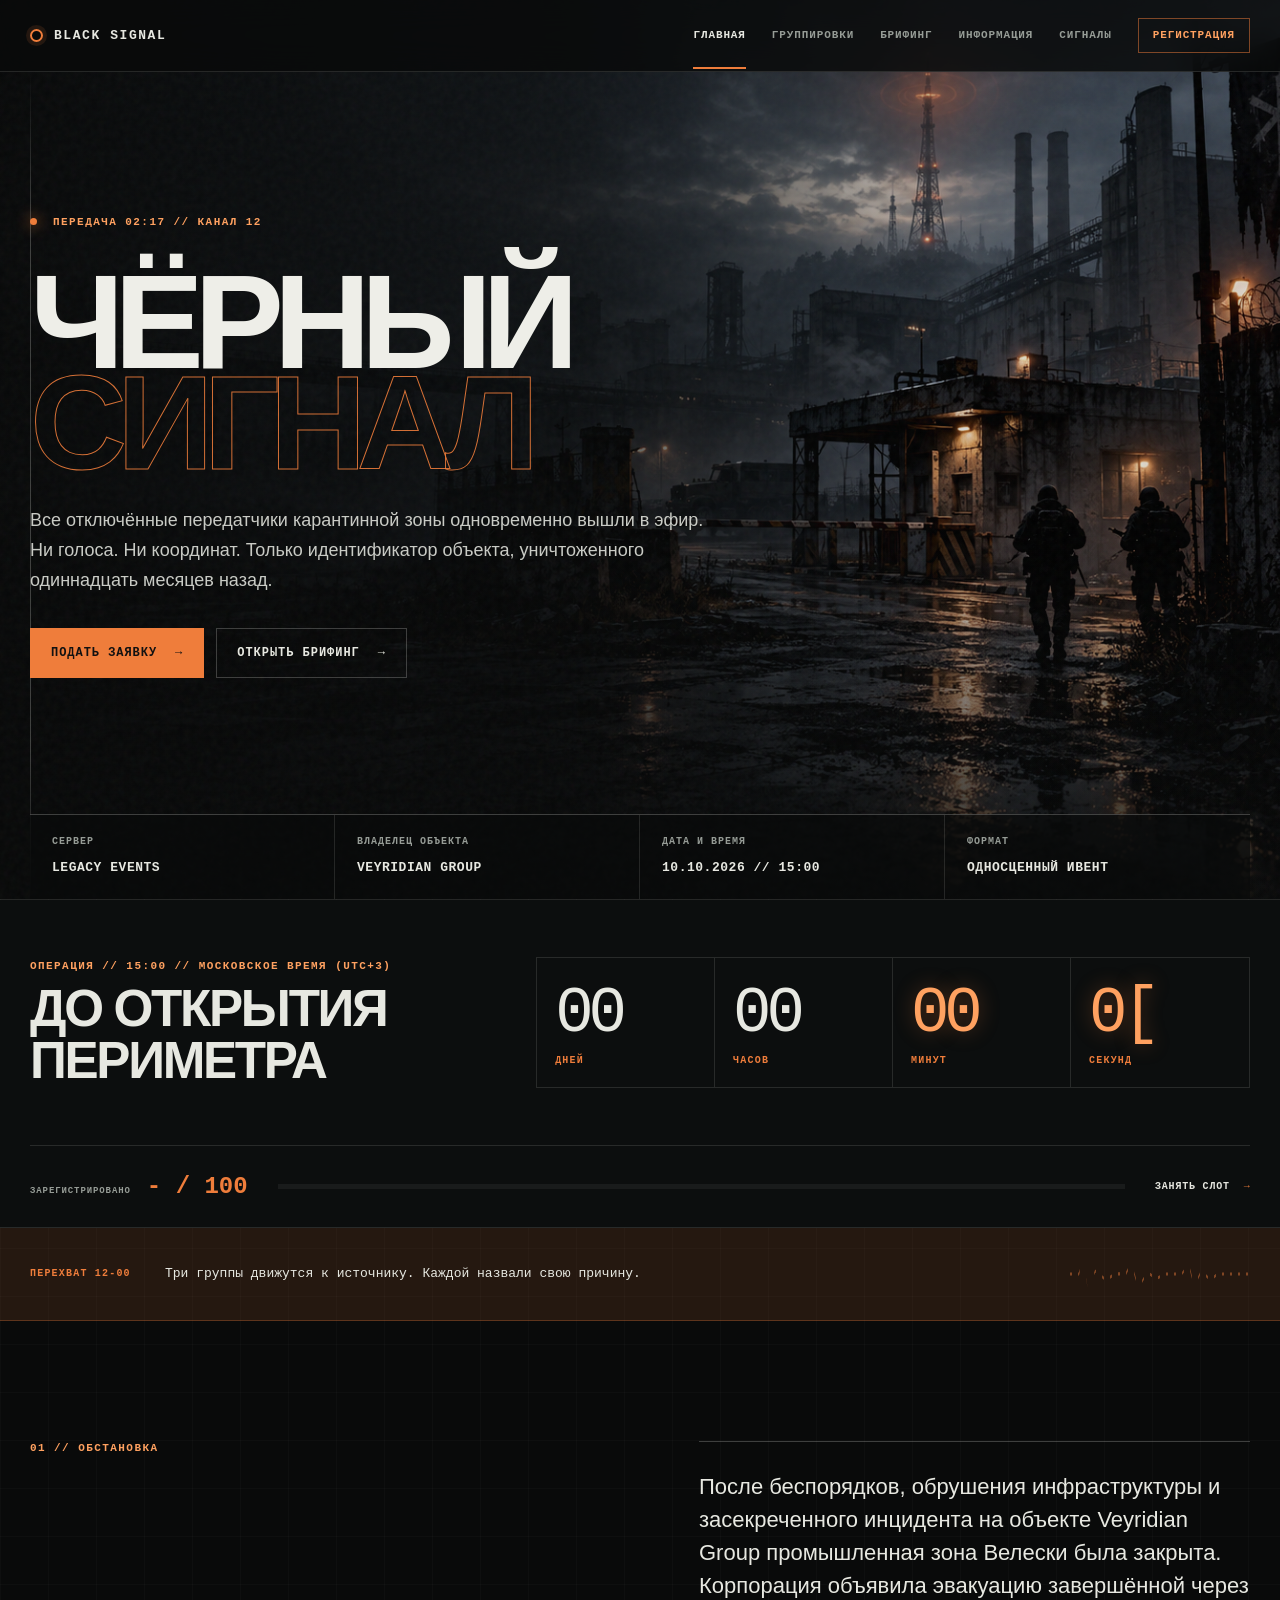
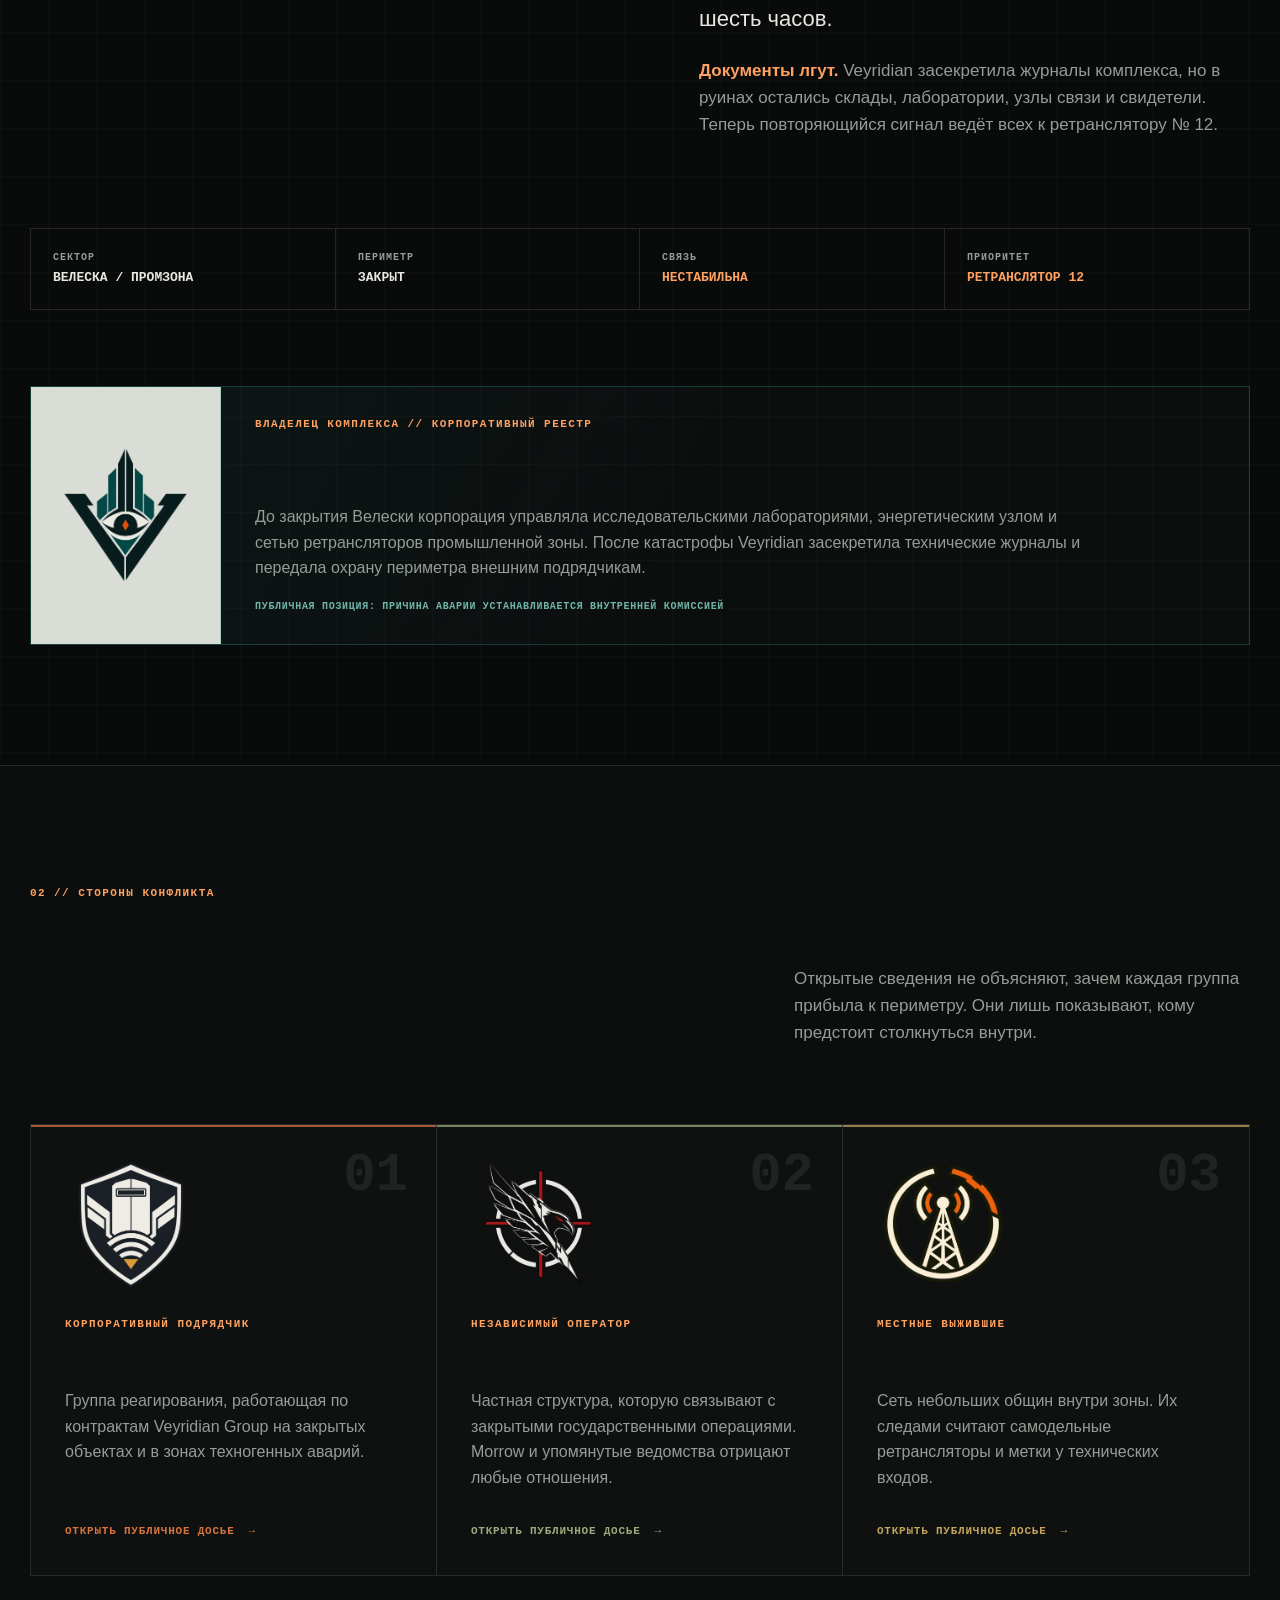
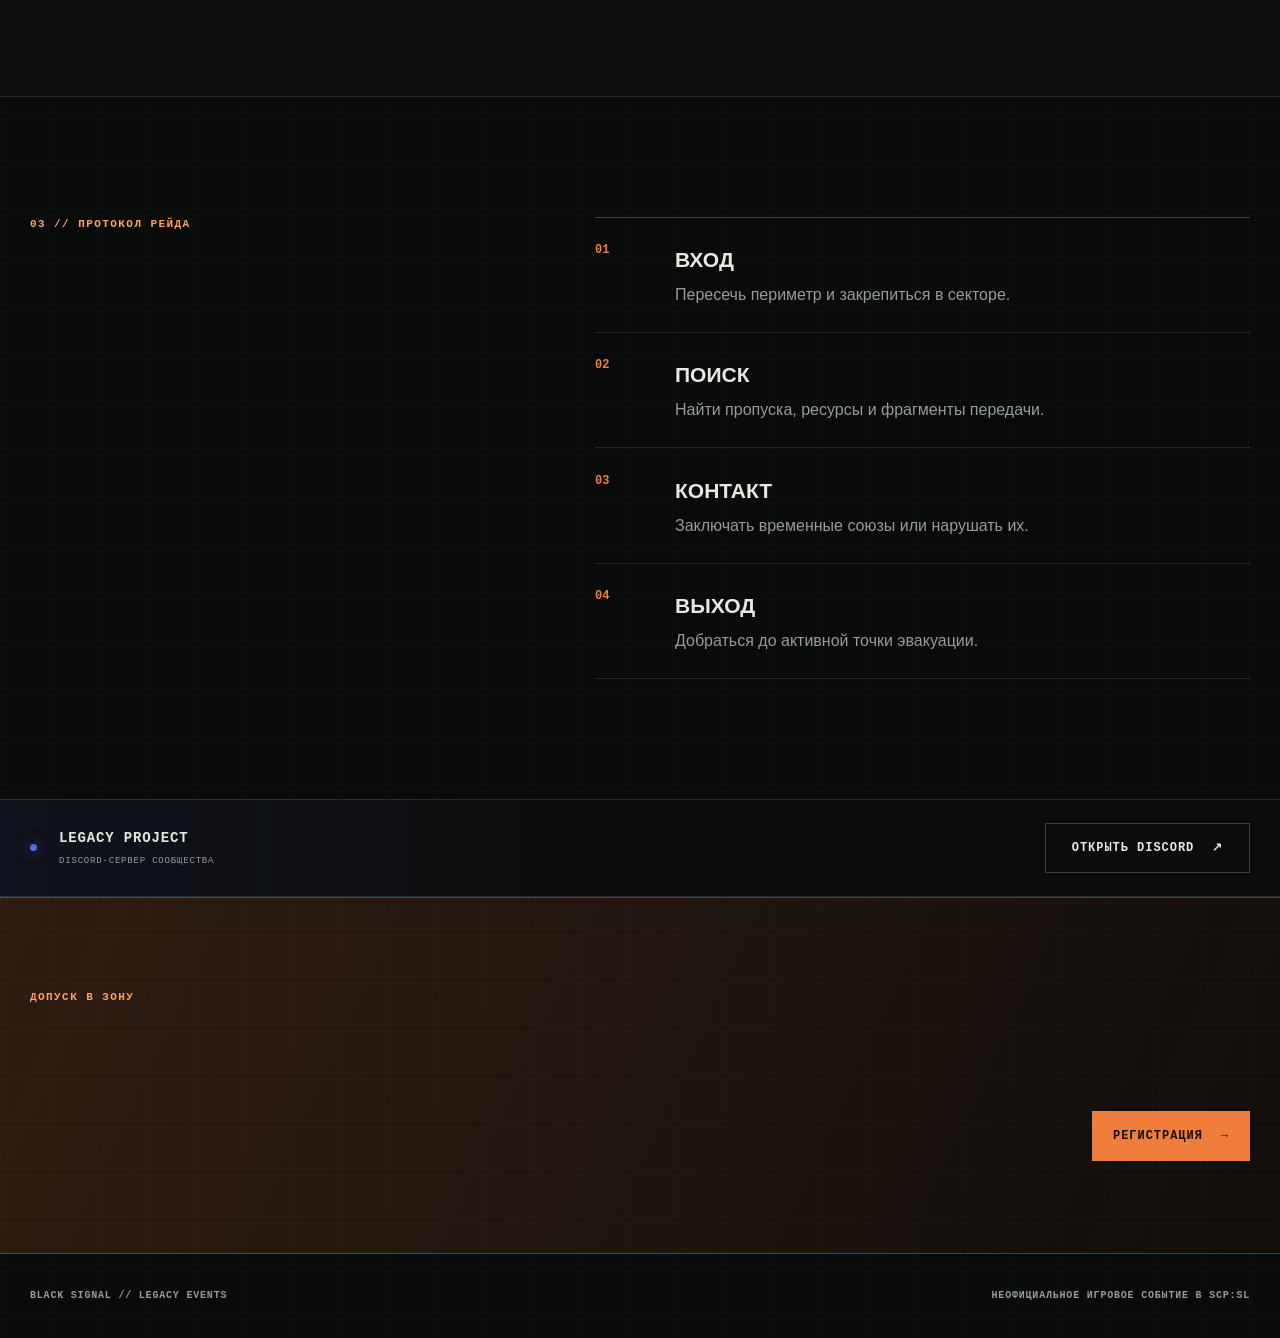
<file: index.html>
<!doctype html>
<html lang="ru">
<head>
  <meta charset="utf-8">
  <meta name="viewport" content="width=device-width, initial-scale=1">
  <meta name="theme-color" content="#0a0b0b">
  <meta name="description" content="«Чёрный сигнал» - односценный ивент в SCP: Secret Laboratory на сервере Legacy EVENTS.">
  <title>Чёрный сигнал - SCP:SL на Legacy EVENTS</title>
  <link rel="stylesheet" href="styles.css">
  <script src="script.js" defer></script>
</head>
<body data-page="home">
  <a class="skip-link" href="#main">К содержанию</a>
  <header class="site-header">
    <a class="brand" href="index.html" aria-label="Чёрный сигнал - главная">
      <span class="brand-mark" aria-hidden="true"></span>
      <span>BLACK SIGNAL</span>
    </a>
    <button class="nav-toggle" type="button" aria-expanded="false" aria-controls="site-nav">
      <span></span><span></span>
      <span class="sr-only">Открыть меню</span>
    </button>
    <nav class="site-nav" id="site-nav" aria-label="Основная навигация">
      <a class="is-active" href="index.html">Главная</a>
      <a href="factions.html">Группировки</a>
      <a href="briefing.html">Брифинг</a>
      <a href="info.html">Информация</a>
      <a href="signals.html">Сигналы</a>
      <a class="nav-cta" href="register.html">Регистрация</a>
    </nav>
  </header>

  <main id="main">
    <section class="hero">
      <img class="hero-image" src="assets/black-signal-hero.png" alt="" fetchpriority="high">
      <div class="hero-noise" aria-hidden="true"></div>
      <div class="hero-content shell">
        <p class="eyebrow"><span class="status-dot"></span> Передача 02:17 // Канал 12</p>
        <h1>Чёрный<br><em>сигнал</em></h1>
        <p class="hero-lead">Все отключённые передатчики карантинной зоны одновременно вышли в эфир. Ни голоса. Ни координат. Только идентификатор объекта, уничтоженного одиннадцать месяцев назад.</p>
        <div class="hero-actions">
          <a class="button button-primary" href="register.html">Подать заявку <span>→</span></a>
          <a class="button button-ghost" href="briefing.html">Открыть брифинг <span>→</span></a>
        </div>
      </div>
      <div class="hero-meta shell" aria-label="Основные данные события">
        <div><span>Сервер</span><strong>Legacy EVENTS</strong></div>
        <div><span>Владелец объекта</span><strong>Veyridian Group</strong></div>
        <div><span>Дата и время</span><strong>10.10.2026 // 15:00</strong></div>
        <div><span>Формат</span><strong>Односценный ивент</strong></div>
      </div>
    </section>

    <section class="countdown-section" aria-labelledby="countdown-title">
      <div class="shell countdown-layout">
        <div>
          <p class="section-code">Операция // 15:00 // Московское время (UTC+3)</p>
          <h2 id="countdown-title">До открытия периметра</h2>
        </div>
        <div class="countdown" data-countdown="2026-10-10T12:00:00Z" aria-live="polite">
          <div><strong data-unit="days">00</strong><span>дней</span></div>
          <div><strong data-unit="hours">00</strong><span>часов</span></div>
          <div><strong data-unit="minutes">00</strong><span>минут</span></div>
          <div><strong data-unit="seconds">00</strong><span>секунд</span></div>
        </div>
      </div>
      <div class="shell home-registration-meter" data-registration-stats data-endpoint="https://script.google.com/macros/s/AKfycbwKIbrm6loNioOR3aS_c6IDMuwUCfBCawTLfQnXDzD3SDL8itsCltqgksUVVeJTScEsjg/exec">
        <div class="home-registration-meter__count">
          <span>Зарегистрировано</span>
          <strong><b data-stat="total">-</b> / 100</strong>
        </div>
        <div class="home-registration-meter__track" aria-hidden="true"><i data-bar="capacity"></i></div>
        <a href="register.html">Занять слот <span>→</span></a>
      </div>
    </section>

    <aside class="transmission" aria-label="Перехваченная передача">
      <div class="shell transmission-inner">
        <span class="transmission-label">Перехват 12-00</span>
        <p>Три группы движутся к источнику. Каждой назвали свою причину.</p>
        <span class="waveform" aria-hidden="true"></span>
      </div>
    </aside>

    <section class="section shell situation">
      <div class="section-heading">
        <p class="section-code">01 // Обстановка</p>
        <h2>Зона «Велеска»</h2>
      </div>
      <div class="situation-copy">
        <p class="lead">После беспорядков, обрушения инфраструктуры и засекреченного инцидента на объекте Veyridian Group промышленная зона Велески была закрыта. Корпорация объявила эвакуацию завершённой через шесть часов.</p>
        <p><strong>Документы лгут.</strong> Veyridian засекретила журналы комплекса, но в руинах остались склады, лаборатории, узлы связи и свидетели. Теперь повторяющийся сигнал ведёт всех к ретранслятору № 12.</p>
      </div>
      <dl class="data-grid">
        <div><dt>Сектор</dt><dd>Велеска / промзона</dd></div>
        <div><dt>Периметр</dt><dd>Закрыт</dd></div>
        <div><dt>Связь</dt><dd class="alert">Нестабильна</dd></div>
        <div><dt>Приоритет</dt><dd class="alert">Ретранслятор 12</dd></div>
      </dl>
      <article class="corporate-record" aria-labelledby="veyridian-title">
        <div class="corporate-record__mark">
          <img src="assets/veyridian-group-logo.png" alt="Эмблема Veyridian Group">
        </div>
        <div class="corporate-record__body">
          <p class="section-code">Владелец комплекса // Корпоративный реестр</p>
          <h3 id="veyridian-title">Veyridian Group</h3>
          <p>До закрытия Велески корпорация управляла исследовательскими лабораториями, энергетическим узлом и сетью ретрансляторов промышленной зоны. После катастрофы Veyridian засекретила технические журналы и передала охрану периметра внешним подрядчикам.</p>
          <span>Публичная позиция: причина аварии устанавливается внутренней комиссией</span>
        </div>
      </article>
    </section>

    <section class="section factions-section">
      <div class="shell">
        <div class="section-heading split-heading">
          <div>
            <p class="section-code">02 // Стороны конфликта</p>
            <h2>Три версии.<br>Одна зона.</h2>
          </div>
          <p>Открытые сведения не объясняют, зачем каждая группа прибыла к периметру. Они лишь показывают, кому предстоит столкнуться внутри.</p>
        </div>

        <div class="faction-grid">
          <article class="faction-card faction-aegis">
            <div class="faction-index">01</div>
            <img src="assets/faction-aegis-icon.png" alt="Эмблема Aegis Response">
            <p class="section-code">Корпоративный подрядчик</p>
            <h3>Aegis Response</h3>
            <p>Группа реагирования, работающая по контрактам Veyridian Group на закрытых объектах и в зонах техногенных аварий.</p>
            <a href="factions.html#aegis">Открыть публичное досье <span>→</span></a>
          </article>
          <article class="faction-card faction-morrow">
            <div class="faction-index">02</div>
            <img src="assets/faction-morrow-icon.png" alt="Эмблема Morrow Solutions">
            <p class="section-code">Независимый оператор</p>
            <h3>Morrow Solutions</h3>
            <p>Частная структура, которую связывают с закрытыми государственными операциями. Morrow и упомянутые ведомства отрицают любые отношения.</p>
            <a href="factions.html#morrow">Открыть публичное досье <span>→</span></a>
          </article>
          <article class="faction-card faction-brodyagi">
            <div class="faction-index">03</div>
            <img src="assets/faction-brodyagi-icon.png" alt="Эмблема Бродяг">
            <p class="section-code">Местные выжившие</p>
            <h3>Бродяги</h3>
            <p>Сеть небольших общин внутри зоны. Их следами считают самодельные ретрансляторы и метки у технических входов.</p>
            <a href="factions.html#brodyagi">Открыть публичное досье <span>→</span></a>
          </article>
        </div>
      </div>
    </section>

    <section class="section shell protocol">
      <div class="section-heading">
        <p class="section-code">03 // Протокол рейда</p>
        <h2>Войти. Найти. Вынести.</h2>
      </div>
      <ol class="protocol-list">
        <li><span>01</span><div><h3>Вход</h3><p>Пересечь периметр и закрепиться в секторе.</p></div></li>
        <li><span>02</span><div><h3>Поиск</h3><p>Найти пропуска, ресурсы и фрагменты передачи.</p></div></li>
        <li><span>03</span><div><h3>Контакт</h3><p>Заключать временные союзы или нарушать их.</p></div></li>
        <li><span>04</span><div><h3>Выход</h3><p>Добраться до активной точки эвакуации.</p></div></li>
      </ol>
    </section>

    <aside class="discord-strip" aria-label="Discord-сервер Legacy Project">
      <div class="shell discord-strip__inner">
        <div class="discord-strip__label">
          <span class="status-dot" aria-hidden="true"></span>
          <div><strong>Legacy Project</strong><small>Discord-сервер сообщества</small></div>
        </div>
        <a class="button button-ghost" href="https://discord.gg/jdzQmSxtUm" target="_blank" rel="noopener">Открыть Discord <span>↗</span></a>
      </div>
    </aside>

    <section class="final-cta">
      <div class="shell final-cta-inner">
        <div>
          <p class="section-code">Допуск в зону</p>
          <h2>Следующая передача<br>может быть последней.</h2>
        </div>
        <a class="button button-primary" href="register.html">Регистрация <span>→</span></a>
      </div>
    </section>
  </main>

  <footer class="site-footer">
    <div class="shell">
      <span>BLACK SIGNAL // LEGACY EVENTS</span>
      <span>Неофициальное игровое событие в SCP:SL</span>
    </div>
  </footer>
</body>
</html>
</file>
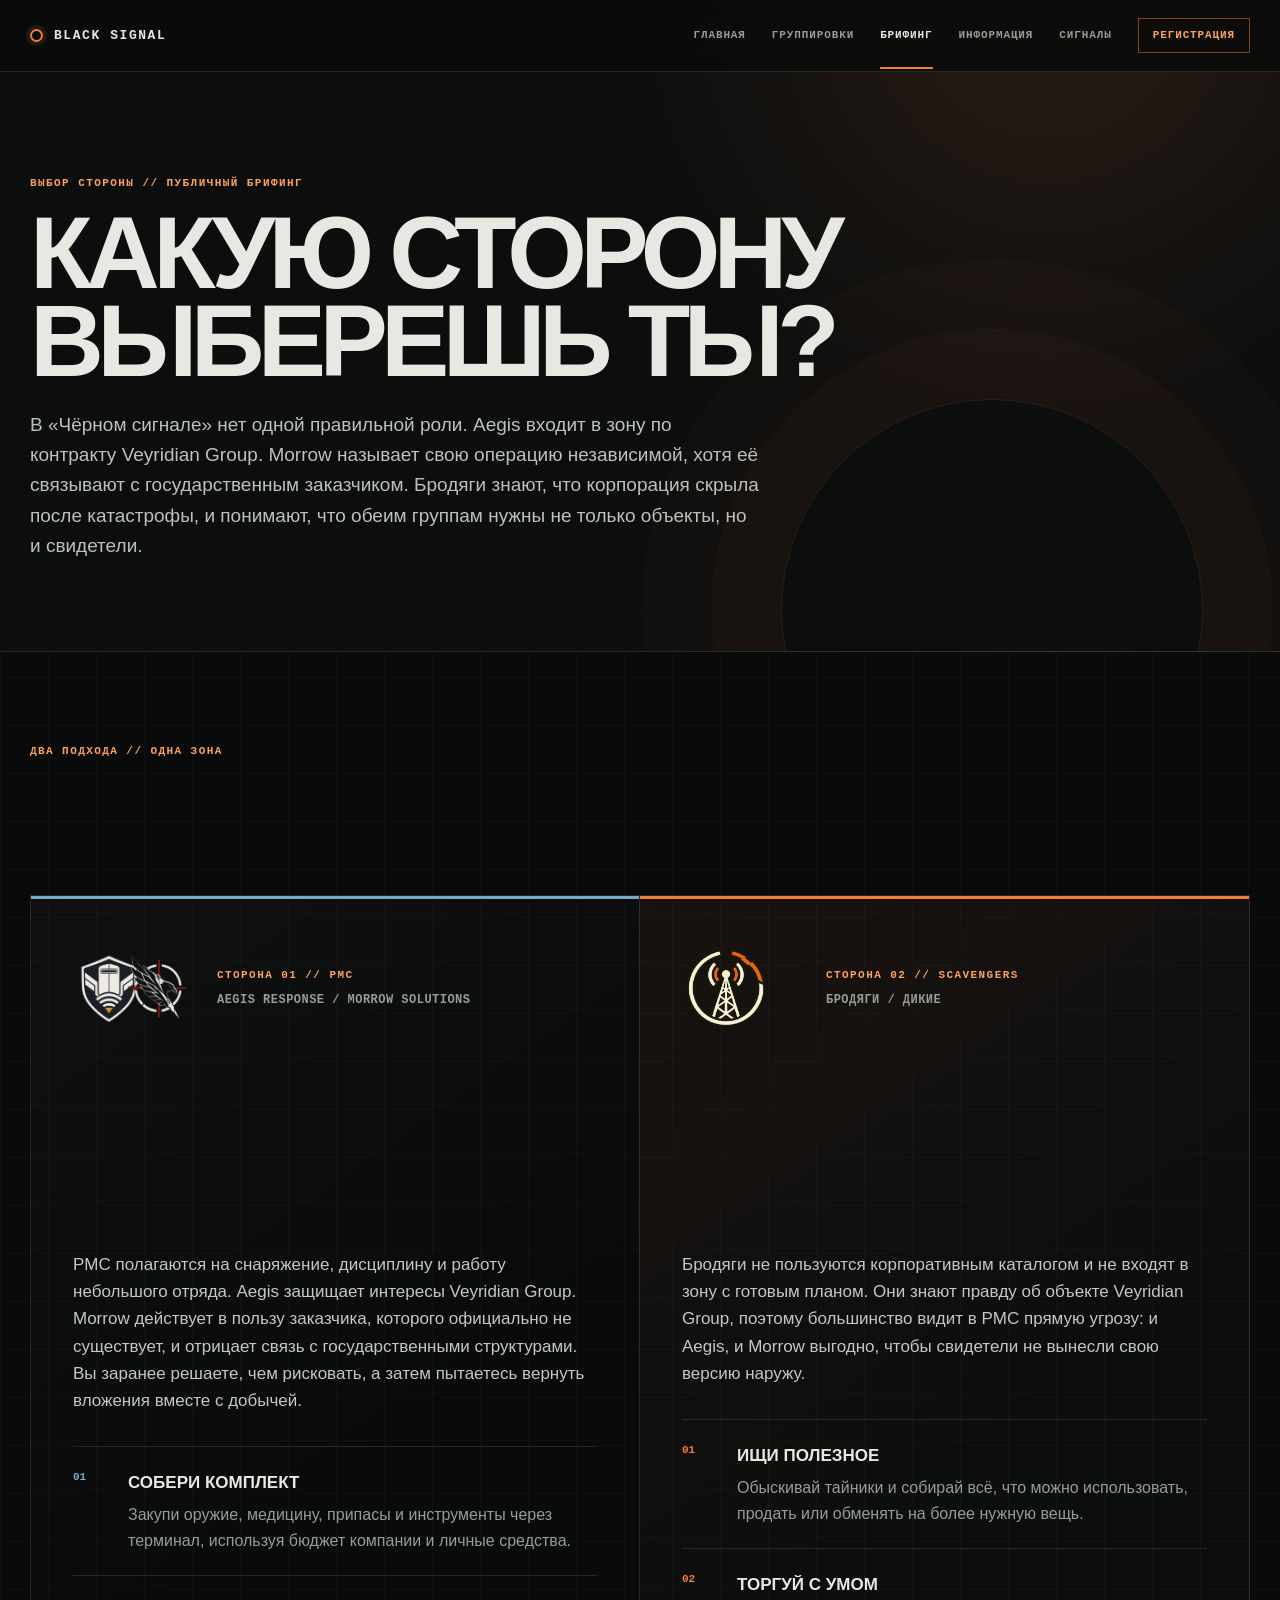
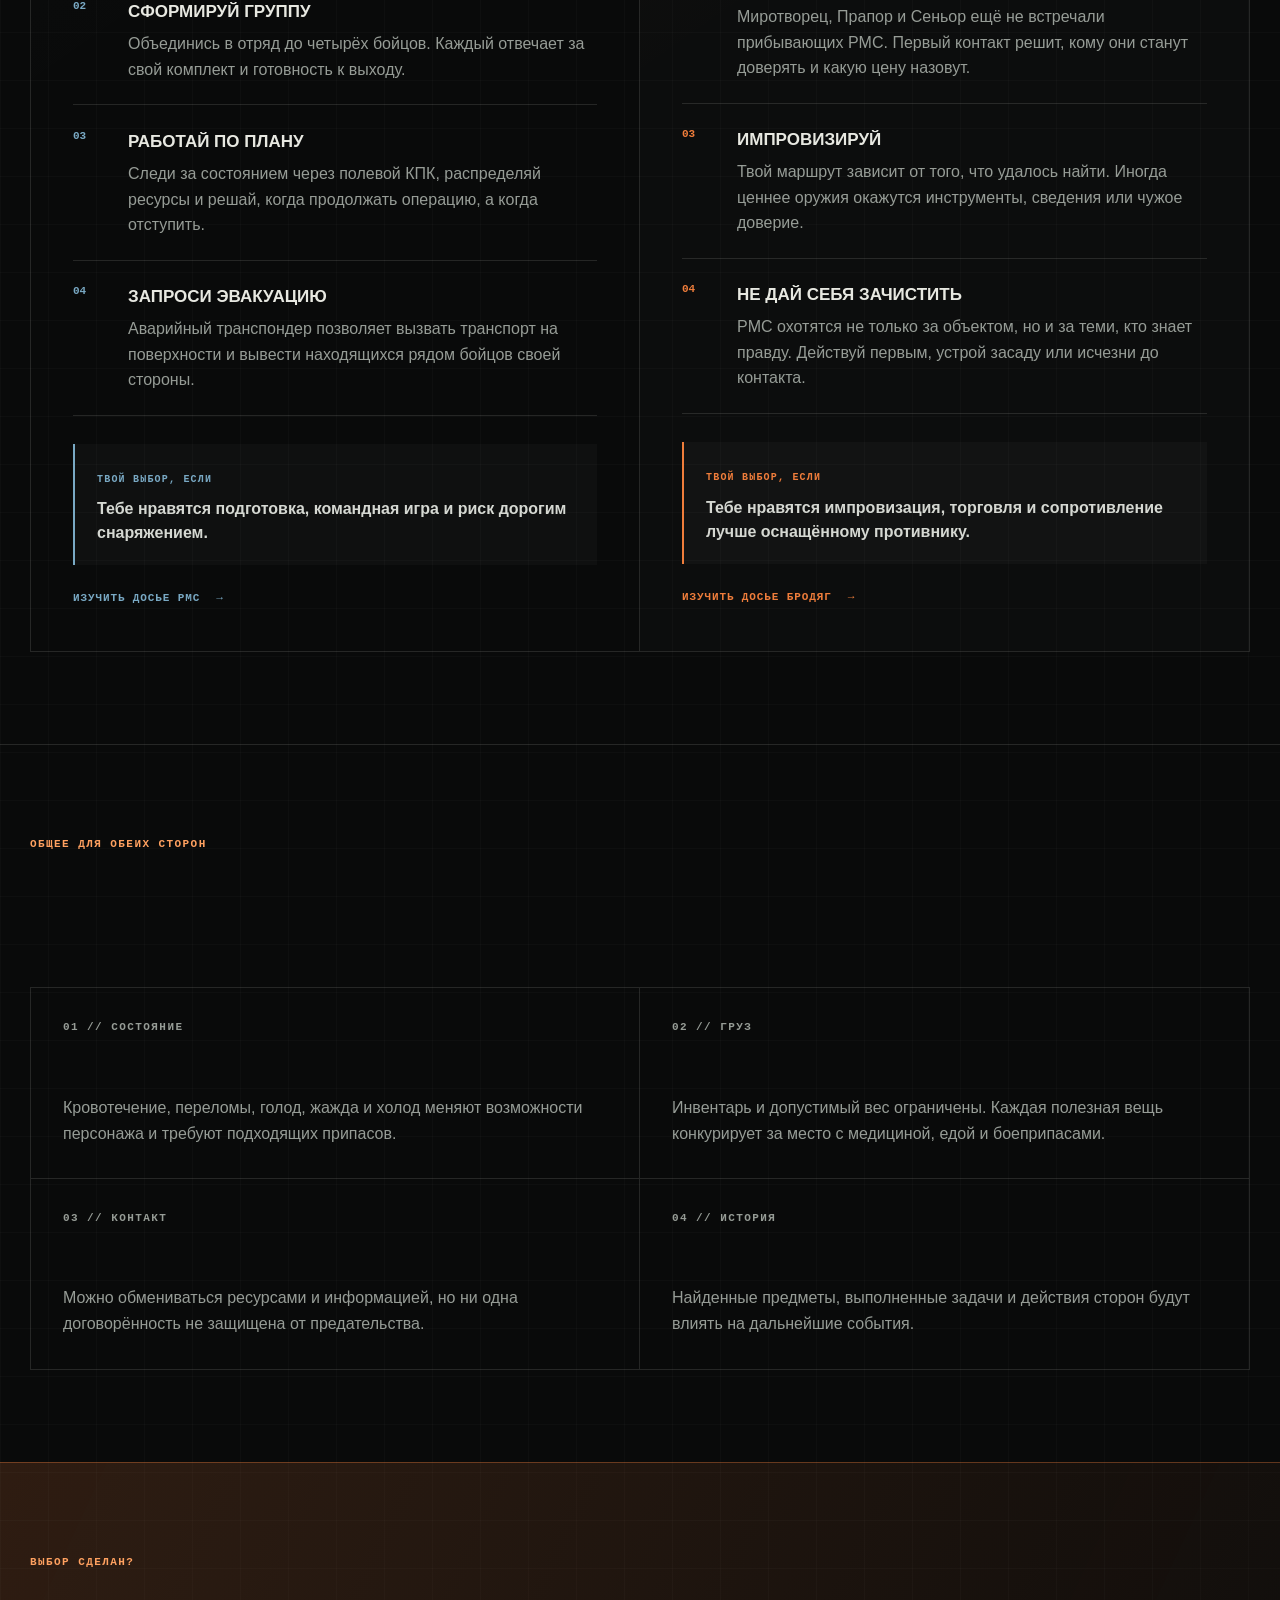
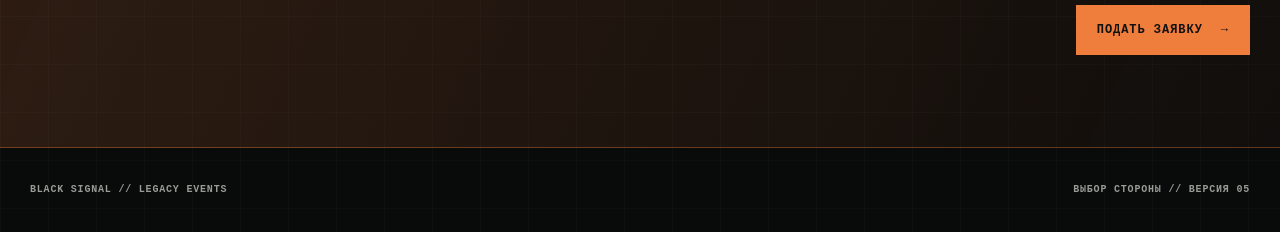
<file: briefing.html>
<!doctype html>
<html lang="ru">
<head>
  <meta charset="utf-8">
  <meta name="viewport" content="width=device-width, initial-scale=1">
  <meta name="theme-color" content="#0a0b0b">
  <meta name="description" content="Выбор стороны в событии «Чёрный сигнал»: подготовленные PMC или выживающие в зоне Бродяги.">
  <title>Брифинг - Чёрный сигнал</title>
  <link rel="stylesheet" href="styles.css">
  <script src="script.js" defer></script>
</head>
<body data-page="briefing">
  <a class="skip-link" href="#main">К содержанию</a>
  <header class="site-header">
    <a class="brand" href="index.html" aria-label="Чёрный сигнал - главная"><span class="brand-mark" aria-hidden="true"></span><span>BLACK SIGNAL</span></a>
    <button class="nav-toggle" type="button" aria-expanded="false" aria-controls="site-nav"><span></span><span></span><span class="sr-only">Открыть меню</span></button>
    <nav class="site-nav" id="site-nav" aria-label="Основная навигация">
      <a href="index.html">Главная</a><a href="factions.html">Группировки</a><a class="is-active" href="briefing.html">Брифинг</a><a href="info.html">Информация</a><a href="signals.html">Сигналы</a>
      <a class="nav-cta" href="register.html">Регистрация</a>
    </nav>
  </header>

  <main id="main">
    <section class="page-hero">
      <div class="shell">
        <p class="eyebrow">Выбор стороны // Публичный брифинг</p>
        <h1>Какую сторону<br>выберешь ты?</h1>
        <p class="page-lead">В «Чёрном сигнале» нет одной правильной роли. Aegis входит в зону по контракту Veyridian Group. Morrow называет свою операцию независимой, хотя её связывают с государственным заказчиком. Бродяги знают, что корпорация скрыла после катастрофы, и понимают, что обеим группам нужны не только объекты, но и свидетели.</p>
      </div>
    </section>

    <section class="content-section side-selection" aria-labelledby="side-selection-title">
      <div class="shell">
        <div class="section-heading">
          <p class="section-code">Два подхода // Одна зона</p>
          <h2 id="side-selection-title">Кем ты войдёшь в Велеску?</h2>
        </div>
        <div class="side-choice-grid">
          <article class="side-choice side-choice--pmc">
            <div class="side-choice__top">
              <div class="side-emblems" aria-hidden="true">
                <img src="assets/faction-aegis-icon.png" alt="">
                <img src="assets/faction-morrow-icon.png" alt="">
              </div>
              <div><p class="section-code">Сторона 01 // PMC</p><span class="side-roster">Aegis Response / Morrow Solutions</span></div>
            </div>
            <h2>Подготовься.<br>Выполни контракт.</h2>
            <p class="side-intro">PMC полагаются на снаряжение, дисциплину и работу небольшого отряда. Aegis защищает интересы Veyridian Group. Morrow действует в пользу заказчика, которого официально не существует, и отрицает связь с государственными структурами. Вы заранее решаете, чем рисковать, а затем пытаетесь вернуть вложения вместе с добычей.</p>
            <ol class="gameplay-loop">
              <li><span>01</span><div><strong>Собери комплект</strong><p>Закупи оружие, медицину, припасы и инструменты через терминал, используя бюджет компании и личные средства.</p></div></li>
              <li><span>02</span><div><strong>Сформируй группу</strong><p>Объединись в отряд до четырёх бойцов. Каждый отвечает за свой комплект и готовность к выходу.</p></div></li>
              <li><span>03</span><div><strong>Работай по плану</strong><p>Следи за состоянием через полевой КПК, распределяй ресурсы и решай, когда продолжать операцию, а когда отступить.</p></div></li>
              <li><span>04</span><div><strong>Запроси эвакуацию</strong><p>Аварийный транспондер позволяет вызвать транспорт на поверхности и вывести находящихся рядом бойцов своей стороны.</p></div></li>
            </ol>
            <div class="fit-note"><span>Твой выбор, если</span><p>Тебе нравятся подготовка, командная игра и риск дорогим снаряжением.</p></div>
            <a class="side-action" href="factions.html#aegis">Изучить досье PMC <span>→</span></a>
          </article>

          <article class="side-choice side-choice--scav">
            <div class="side-choice__top">
              <div class="side-emblems side-emblems--single" aria-hidden="true">
                <img src="assets/faction-brodyagi-icon.png" alt="">
              </div>
              <div><p class="section-code">Сторона 02 // Scavengers</p><span class="side-roster">Бродяги / Дикие</span></div>
            </div>
            <h2>Найди.<br>Обмени. Переживи.</h2>
            <p class="side-intro">Бродяги не пользуются корпоративным каталогом и не входят в зону с готовым планом. Они знают правду об объекте Veyridian Group, поэтому большинство видит в PMC прямую угрозу: и Aegis, и Morrow выгодно, чтобы свидетели не вынесли свою версию наружу.</p>
            <ol class="gameplay-loop">
              <li><span>01</span><div><strong>Ищи полезное</strong><p>Обыскивай тайники и собирай всё, что можно использовать, продать или обменять на более нужную вещь.</p></div></li>
              <li><span>02</span><div><strong>Торгуй с умом</strong><p>Миротворец, Прапор и Сеньор ещё не встречали прибывающих PMC. Первый контакт решит, кому они станут доверять и какую цену назовут.</p></div></li>
              <li><span>03</span><div><strong>Импровизируй</strong><p>Твой маршрут зависит от того, что удалось найти. Иногда ценнее оружия окажутся инструменты, сведения или чужое доверие.</p></div></li>
              <li><span>04</span><div><strong>Не дай себя зачистить</strong><p>PMC охотятся не только за объектом, но и за теми, кто знает правду. Действуй первым, устрой засаду или исчезни до контакта.</p></div></li>
            </ol>
            <div class="fit-note"><span>Твой выбор, если</span><p>Тебе нравятся импровизация, торговля и сопротивление лучше оснащённому противнику.</p></div>
            <a class="side-action" href="factions.html#brodyagi">Изучить досье Бродяг <span>→</span></a>
          </article>
        </div>
      </div>
    </section>

    <section class="content-section common-brief">
      <div class="shell">
        <div class="section-heading">
          <p class="section-code">Общее для обеих сторон</p>
          <h2>Зона не делает исключений</h2>
        </div>
        <div class="brief-grid feature-grid">
          <article class="brief-card"><p class="section-code">01 // Состояние</p><h3>Ранения имеют последствия</h3><p>Кровотечение, переломы, голод, жажда и холод меняют возможности персонажа и требуют подходящих припасов.</p></article>
          <article class="brief-card"><p class="section-code">02 // Груз</p><h3>Всё не унести</h3><p>Инвентарь и допустимый вес ограничены. Каждая полезная вещь конкурирует за место с медициной, едой и боеприпасами.</p></article>
          <article class="brief-card"><p class="section-code">03 // Контакт</p><h3>Союзы ничего не гарантируют</h3><p>Можно обмениваться ресурсами и информацией, но ни одна договорённость не защищена от предательства.</p></article>
          <article class="brief-card"><p class="section-code">04 // История</p><h3>Решения остаются в игре</h3><p>Найденные предметы, выполненные задачи и действия сторон будут влиять на дальнейшие события.</p></article>
        </div>
      </div>
    </section>

    <section class="final-cta">
      <div class="shell final-cta-inner">
        <div><p class="section-code">Выбор сделан?</p><h2>Назови свою сторону.</h2></div>
        <a class="button button-primary" href="register.html">Подать заявку <span>→</span></a>
      </div>
    </section>
  </main>

  <footer class="site-footer"><div class="shell"><span>BLACK SIGNAL // LEGACY EVENTS</span><span>Выбор стороны // Версия 05</span></div></footer>
</body>
</html>
</file>
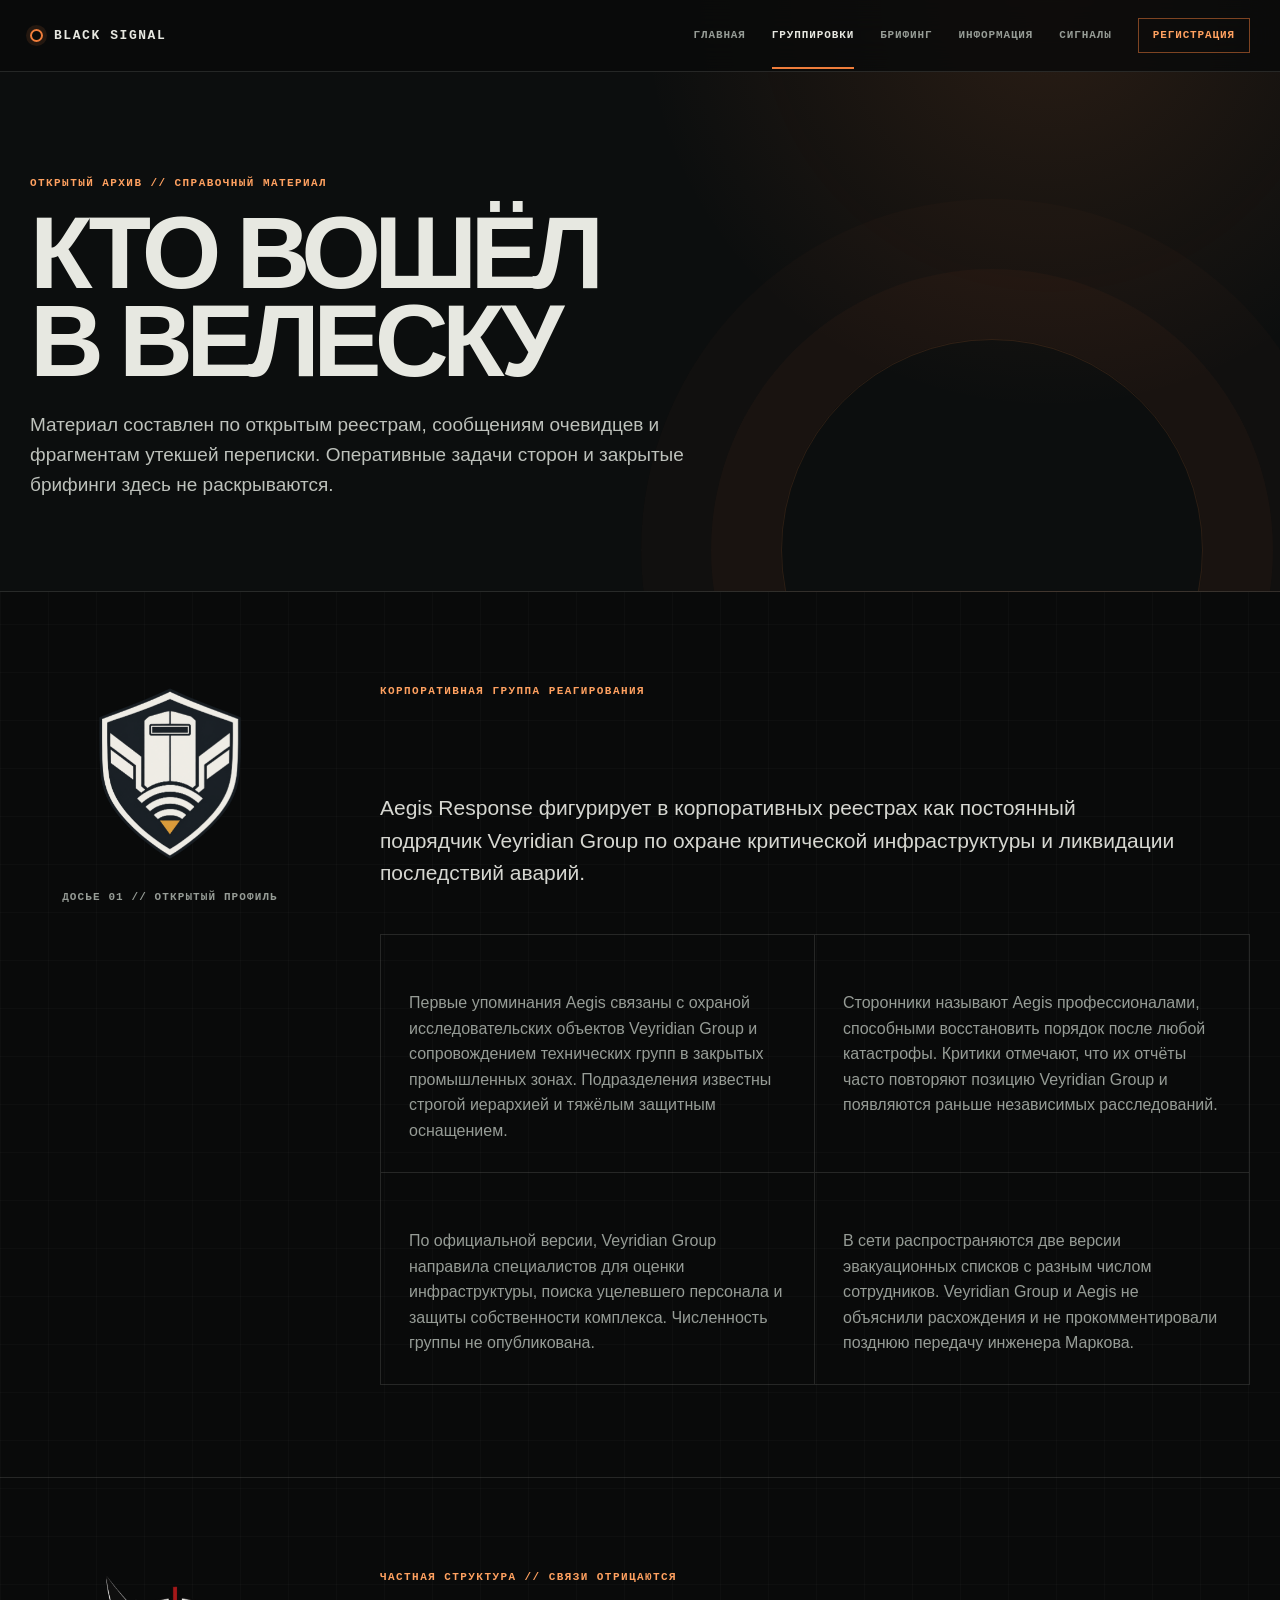
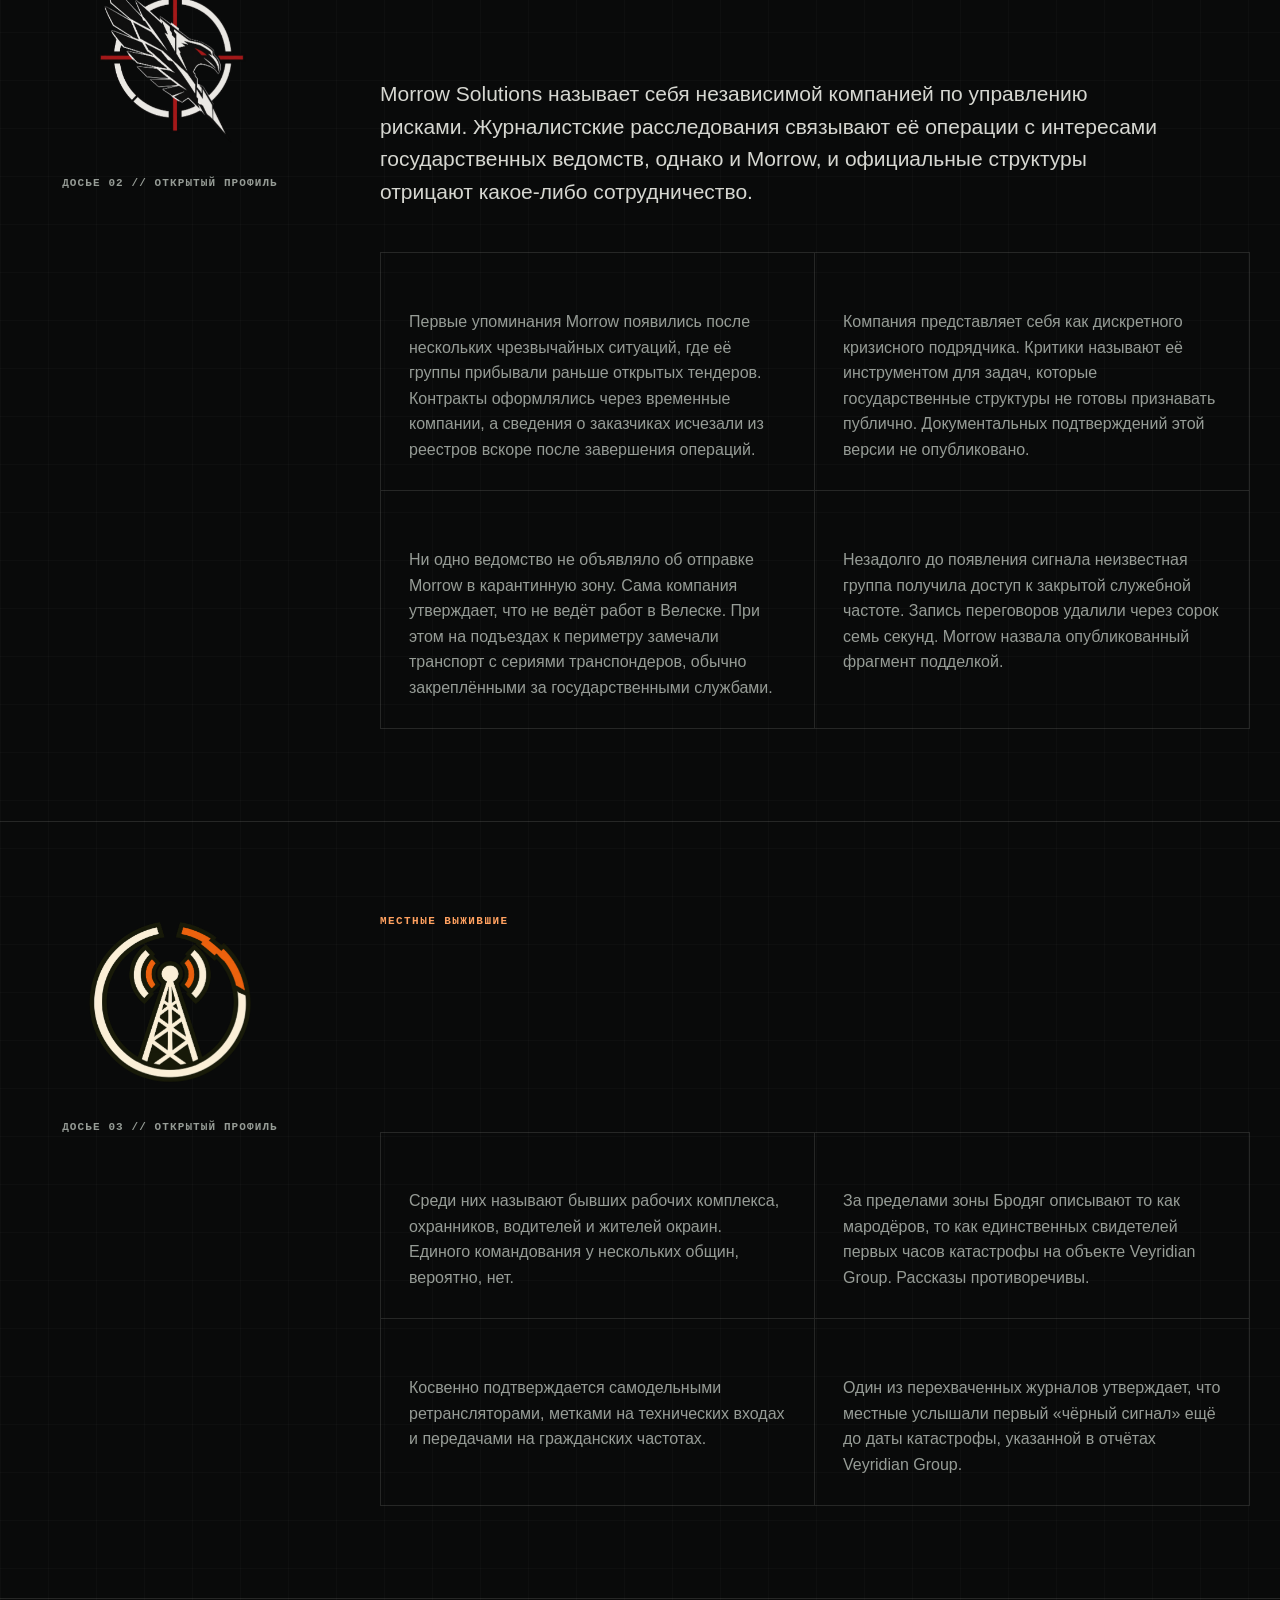
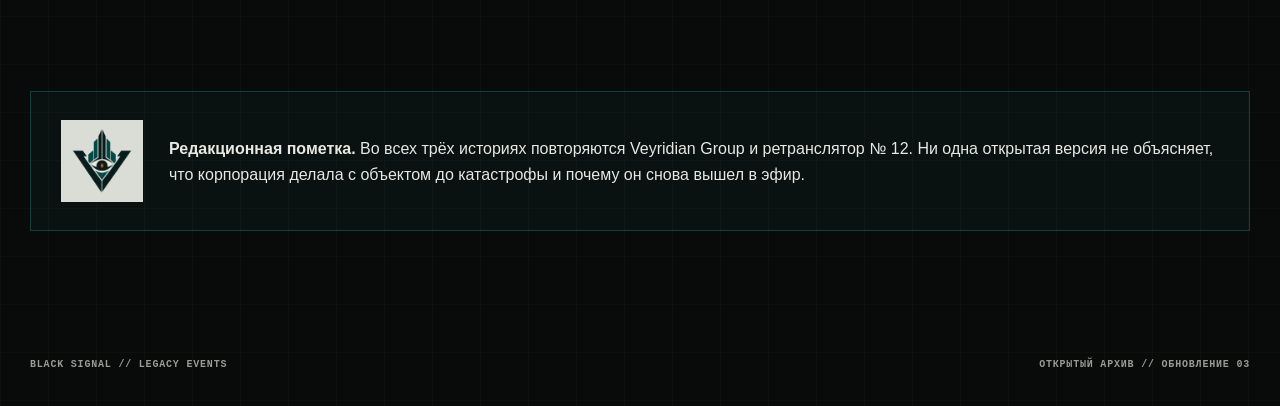
<file: factions.html>
<!doctype html>
<html lang="ru">
<head>
  <meta charset="utf-8">
  <meta name="viewport" content="width=device-width, initial-scale=1">
  <meta name="theme-color" content="#0a0b0b">
  <meta name="description" content="Публичный архив сторон конфликта события «Чёрный сигнал».">
  <title>Группировки - Чёрный сигнал</title>
  <link rel="stylesheet" href="styles.css">
  <script src="script.js" defer></script>
</head>
<body data-page="factions">
  <a class="skip-link" href="#main">К содержанию</a>
  <header class="site-header">
    <a class="brand" href="index.html" aria-label="Чёрный сигнал - главная"><span class="brand-mark" aria-hidden="true"></span><span>BLACK SIGNAL</span></a>
    <button class="nav-toggle" type="button" aria-expanded="false" aria-controls="site-nav"><span></span><span></span><span class="sr-only">Открыть меню</span></button>
    <nav class="site-nav" id="site-nav" aria-label="Основная навигация">
      <a href="index.html">Главная</a>
      <a class="is-active" href="factions.html">Группировки</a>
      <a href="briefing.html">Брифинг</a>
      <a href="info.html">Информация</a>
      <a href="signals.html">Сигналы</a>
      <a class="nav-cta" href="register.html">Регистрация</a>
    </nav>
  </header>

  <main id="main">
    <section class="page-hero">
      <div class="shell">
        <p class="eyebrow">Открытый архив // Справочный материал</p>
        <h1>Кто вошёл<br>в Велеску</h1>
        <p class="page-lead">Материал составлен по открытым реестрам, сообщениям очевидцев и фрагментам утекшей переписки. Оперативные задачи сторон и закрытые брифинги здесь не раскрываются.</p>
      </div>
    </section>

    <section class="content-section" id="aegis">
      <article class="shell dossier">
        <aside class="dossier-aside">
          <img src="assets/faction-aegis-icon.png" alt="Эмблема Aegis Response">
          <span class="dossier-number">Досье 01 // Открытый профиль</span>
        </aside>
        <div class="dossier-body">
          <p class="section-code">Корпоративная группа реагирования</p>
          <h2>Aegis Response</h2>
          <p class="dossier-intro">Aegis Response фигурирует в корпоративных реестрах как постоянный подрядчик Veyridian Group по охране критической инфраструктуры и ликвидации последствий аварий.</p>
          <div class="article-grid">
            <section class="article-block">
              <h3>Происхождение</h3>
              <p>Первые упоминания Aegis связаны с охраной исследовательских объектов Veyridian Group и сопровождением технических групп в закрытых промышленных зонах. Подразделения известны строгой иерархией и тяжёлым защитным оснащением.</p>
            </section>
            <section class="article-block">
              <h3>Публичная репутация</h3>
              <p>Сторонники называют Aegis профессионалами, способными восстановить порядок после любой катастрофы. Критики отмечают, что их отчёты часто повторяют позицию Veyridian Group и появляются раньше независимых расследований.</p>
            </section>
            <section class="article-block">
              <h3>Присутствие в Велеске</h3>
              <p>По официальной версии, Veyridian Group направила специалистов для оценки инфраструктуры, поиска уцелевшего персонала и защиты собственности комплекса. Численность группы не опубликована.</p>
            </section>
            <section class="article-block">
              <h3>Неподтверждённые сведения</h3>
              <p>В сети распространяются две версии эвакуационных списков с разным числом сотрудников. Veyridian Group и Aegis не объяснили расхождения и не прокомментировали позднюю передачу инженера Маркова.</p>
            </section>
          </div>
        </div>
      </article>
    </section>

    <section class="content-section" id="morrow">
      <article class="shell dossier">
        <aside class="dossier-aside">
          <img src="assets/faction-morrow-icon.png" alt="Эмблема Morrow Solutions">
          <span class="dossier-number">Досье 02 // Открытый профиль</span>
        </aside>
        <div class="dossier-body">
          <p class="section-code">Частная структура // Связи отрицаются</p>
          <h2>Morrow Solutions</h2>
          <p class="dossier-intro">Morrow Solutions называет себя независимой компанией по управлению рисками. Журналистские расследования связывают её операции с интересами государственных ведомств, однако и Morrow, и официальные структуры отрицают какое-либо сотрудничество.</p>
          <div class="article-grid">
            <section class="article-block">
              <h3>Происхождение</h3>
              <p>Первые упоминания Morrow появились после нескольких чрезвычайных ситуаций, где её группы прибывали раньше открытых тендеров. Контракты оформлялись через временные компании, а сведения о заказчиках исчезали из реестров вскоре после завершения операций.</p>
            </section>
            <section class="article-block">
              <h3>Публичная репутация</h3>
              <p>Компания представляет себя как дискретного кризисного подрядчика. Критики называют её инструментом для задач, которые государственные структуры не готовы признавать публично. Документальных подтверждений этой версии не опубликовано.</p>
            </section>
            <section class="article-block">
              <h3>Присутствие в Велеске</h3>
              <p>Ни одно ведомство не объявляло об отправке Morrow в карантинную зону. Сама компания утверждает, что не ведёт работ в Велеске. При этом на подъездах к периметру замечали транспорт с сериями транспондеров, обычно закреплёнными за государственными службами.</p>
            </section>
            <section class="article-block">
              <h3>Неподтверждённые сведения</h3>
              <p>Незадолго до появления сигнала неизвестная группа получила доступ к закрытой служебной частоте. Запись переговоров удалили через сорок семь секунд. Morrow назвала опубликованный фрагмент подделкой.</p>
            </section>
          </div>
        </div>
      </article>
    </section>

    <section class="content-section" id="brodyagi">
      <article class="shell dossier">
        <aside class="dossier-aside">
          <img src="assets/faction-brodyagi-icon.png" alt="Эмблема Бродяг">
          <span class="dossier-number">Досье 03 // Открытый профиль</span>
        </aside>
        <div class="dossier-body">
          <p class="section-code">Местные выжившие</p>
          <h2>Бродяги</h2>
          <p class="dossier-intro">«Бродяги» - собирательное название людей, которые, по сообщениям очевидцев, остались в Велеске после эвакуации.</p>
          <div class="article-grid">
            <section class="article-block">
              <h3>Происхождение</h3>
              <p>Среди них называют бывших рабочих комплекса, охранников, водителей и жителей окраин. Единого командования у нескольких общин, вероятно, нет.</p>
            </section>
            <section class="article-block">
              <h3>Публичная репутация</h3>
              <p>За пределами зоны Бродяг описывают то как мародёров, то как единственных свидетелей первых часов катастрофы на объекте Veyridian Group. Рассказы противоречивы.</p>
            </section>
            <section class="article-block">
              <h3>Присутствие в Велеске</h3>
              <p>Косвенно подтверждается самодельными ретрансляторами, метками на технических входах и передачами на гражданских частотах.</p>
            </section>
            <section class="article-block">
              <h3>Неподтверждённые сведения</h3>
              <p>Один из перехваченных журналов утверждает, что местные услышали первый «чёрный сигнал» ещё до даты катастрофы, указанной в отчётах Veyridian Group.</p>
            </section>
          </div>
        </div>
      </article>
    </section>

    <section class="content-section">
      <div class="shell notice corporate-notice">
        <img src="assets/veyridian-group-logo.png" alt="Эмблема Veyridian Group">
        <p><strong>Редакционная пометка.</strong> Во всех трёх историях повторяются Veyridian Group и ретранслятор № 12. Ни одна открытая версия не объясняет, что корпорация делала с объектом до катастрофы и почему он снова вышел в эфир.</p>
      </div>
    </section>
  </main>

  <footer class="site-footer"><div class="shell"><span>BLACK SIGNAL // LEGACY EVENTS</span><span>Открытый архив // Обновление 03</span></div></footer>
</body>
</html>
</file>
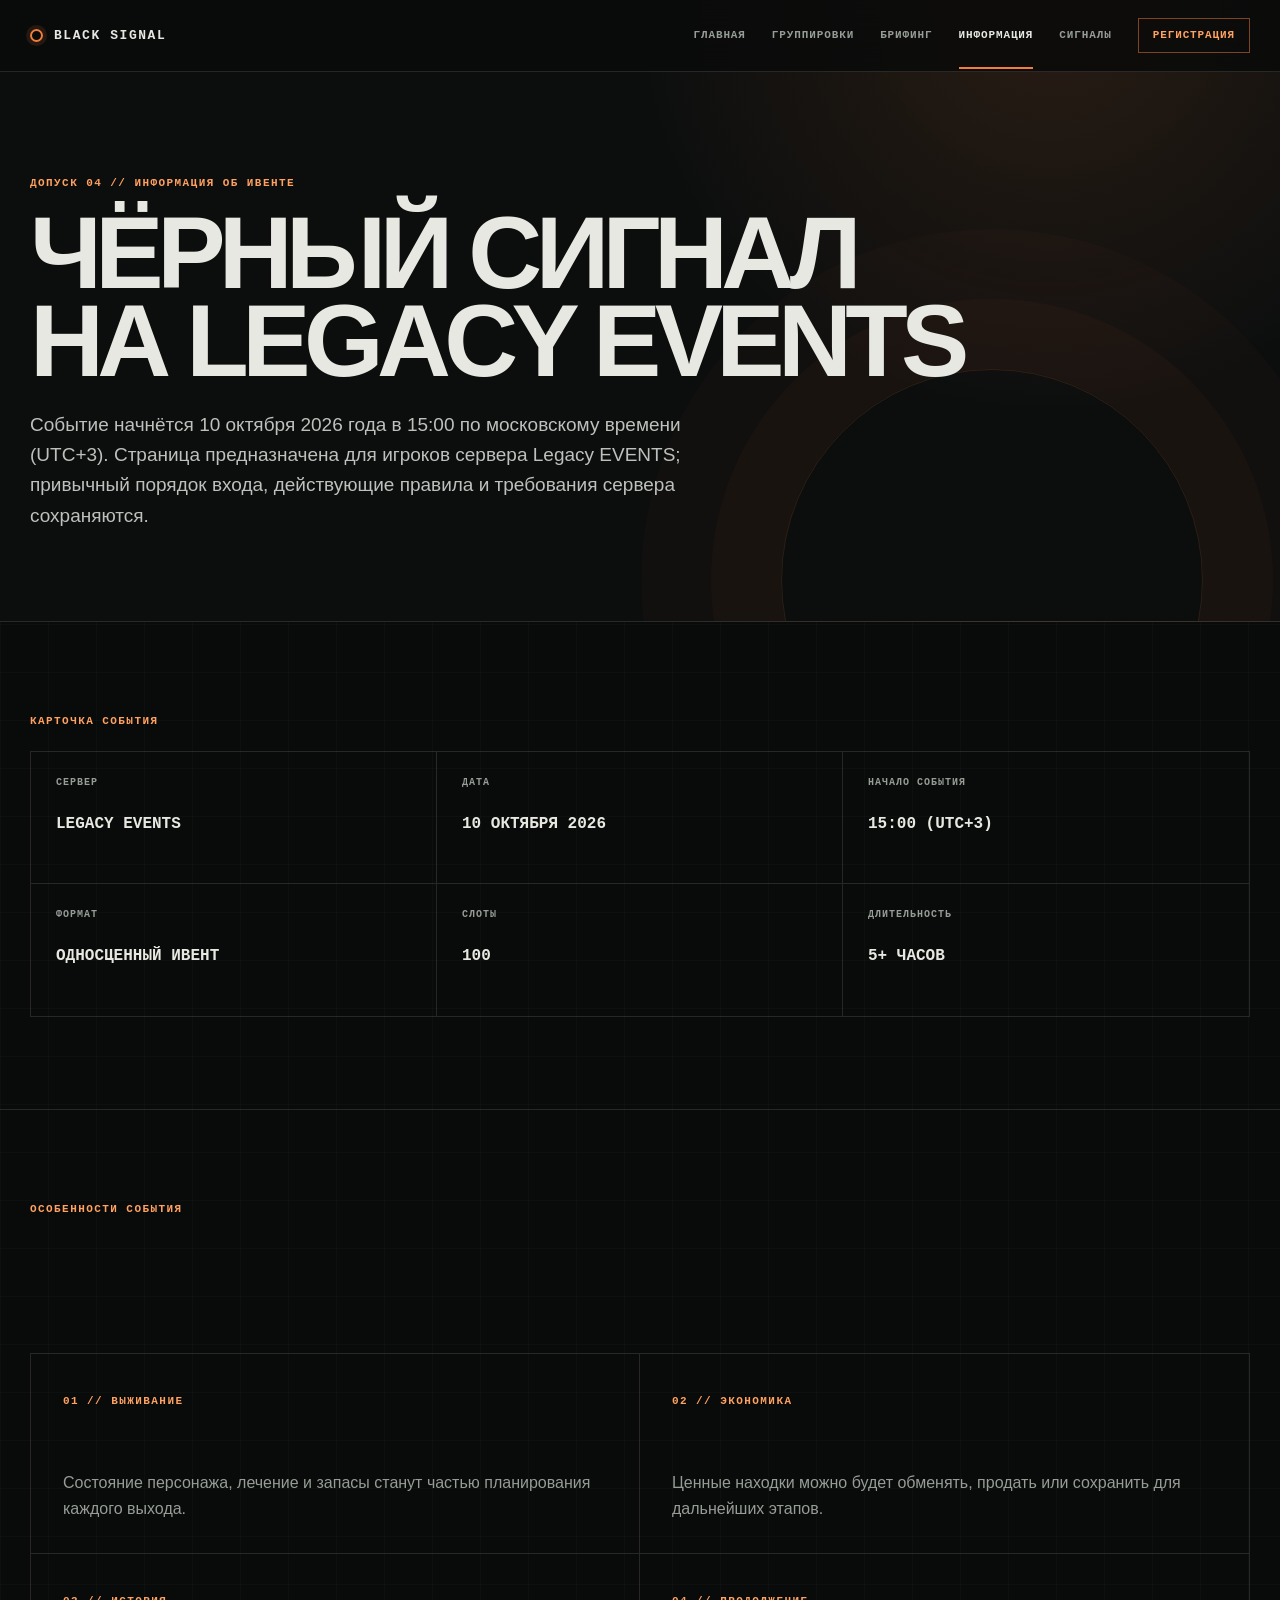
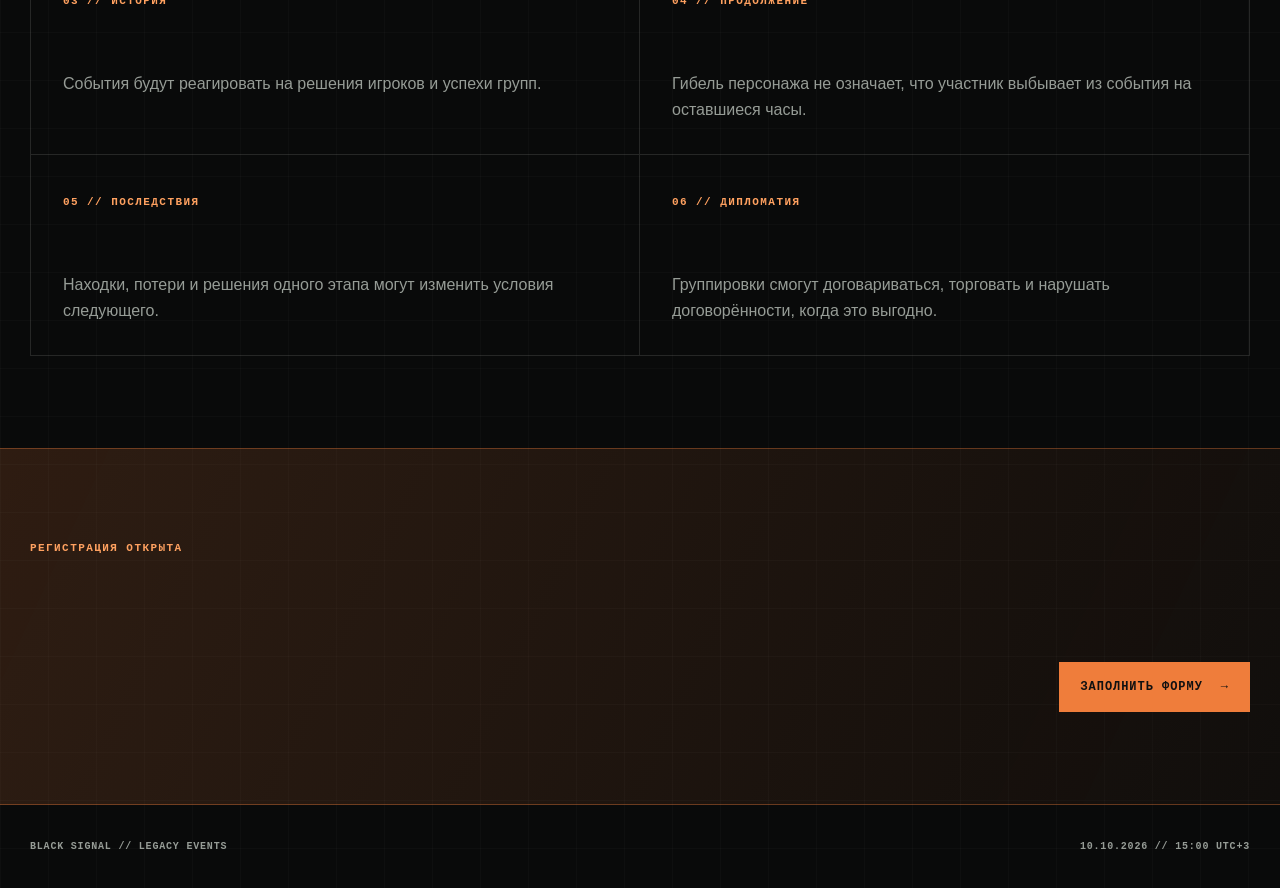
<file: info.html>
<!doctype html>
<html lang="ru">
<head>
  <meta charset="utf-8">
  <meta name="viewport" content="width=device-width, initial-scale=1">
  <meta name="theme-color" content="#0a0b0b">
  <meta name="description" content="Информация об односценном ивенте «Чёрный сигнал» на сервере Legacy EVENTS.">
  <title>Информация - Чёрный сигнал</title>
  <link rel="stylesheet" href="styles.css">
  <script src="script.js" defer></script>
</head>
<body data-page="info">
  <a class="skip-link" href="#main">К содержанию</a>
  <header class="site-header">
    <a class="brand" href="index.html" aria-label="Чёрный сигнал - главная"><span class="brand-mark" aria-hidden="true"></span><span>BLACK SIGNAL</span></a>
    <button class="nav-toggle" type="button" aria-expanded="false" aria-controls="site-nav"><span></span><span></span><span class="sr-only">Открыть меню</span></button>
    <nav class="site-nav" id="site-nav" aria-label="Основная навигация">
      <a href="index.html">Главная</a><a href="factions.html">Группировки</a><a href="briefing.html">Брифинг</a><a class="is-active" href="info.html">Информация</a><a href="signals.html">Сигналы</a>
      <a class="nav-cta" href="register.html">Регистрация</a>
    </nav>
  </header>

  <main id="main">
    <section class="page-hero">
      <div class="shell">
        <p class="eyebrow">Допуск 04 // Информация об ивенте</p>
        <h1>Чёрный сигнал<br>на Legacy EVENTS</h1>
        <p class="page-lead">Событие начнётся 10 октября 2026 года в 15:00 по московскому времени (UTC+3). Страница предназначена для игроков сервера Legacy EVENTS; привычный порядок входа, действующие правила и требования сервера сохраняются.</p>
      </div>
    </section>

    <section class="content-section">
      <div class="shell">
        <p class="section-code" style="margin-bottom:22px">Карточка события</p>
        <div class="info-board">
          <div class="info-cell"><span>Сервер</span><strong>Legacy EVENTS</strong></div>
          <div class="info-cell"><span>Дата</span><strong>10 октября 2026</strong></div>
          <div class="info-cell"><span>Начало события</span><strong>15:00 (UTC+3)</strong></div>
          <div class="info-cell"><span>Формат</span><strong>Односценный ивент</strong></div>
          <div class="info-cell"><span>Слоты</span><strong>100</strong></div>
          <div class="info-cell"><span>Длительность</span><strong>5+ часов</strong></div>
        </div>
      </div>
    </section>

    <section class="content-section">
      <div class="shell">
        <div class="section-heading"><p class="section-code">Особенности события</p><h2>Что вас ждёт</h2></div>
        <div class="brief-grid feature-grid">
          <article class="brief-card"><span class="section-code">01 // Выживание</span><h3>Новая система ранений и голода</h3><p>Состояние персонажа, лечение и запасы станут частью планирования каждого выхода.</p></article>
          <article class="brief-card"><span class="section-code">02 // Экономика</span><h3>Внутриигровая валюта и бартер</h3><p>Ценные находки можно будет обменять, продать или сохранить для дальнейших этапов.</p></article>
          <article class="brief-card"><span class="section-code">03 // История</span><h3>Интересный сюжет. Отчасти.</h3><p>События будут реагировать на решения игроков и успехи групп.</p></article>
          <article class="brief-card"><span class="section-code">04 // Продолжение</span><h3>Смерть - не конец игры</h3><p>Гибель персонажа не означает, что участник выбывает из события на оставшиеся часы.</p></article>
          <article class="brief-card"><span class="section-code">05 // Последствия</span><h3>Связанные этапы</h3><p>Находки, потери и решения одного этапа могут изменить условия следующего.</p></article>
          <article class="brief-card"><span class="section-code">06 // Дипломатия</span><h3>Сделки и временные союзы</h3><p>Группировки смогут договариваться, торговать и нарушать договорённости, когда это выгодно.</p></article>
        </div>
      </div>
    </section>

    <section class="final-cta">
      <div class="shell final-cta-inner">
        <div><p class="section-code">Регистрация открыта</p><h2>Получить допуск<br>в зону.</h2></div>
        <a class="button button-primary" href="register.html">Заполнить форму <span>→</span></a>
      </div>
    </section>
  </main>

  <footer class="site-footer"><div class="shell"><span>BLACK SIGNAL // LEGACY EVENTS</span><span>10.10.2026 // 15:00 UTC+3</span></div></footer>
</body>
</html>
</file>
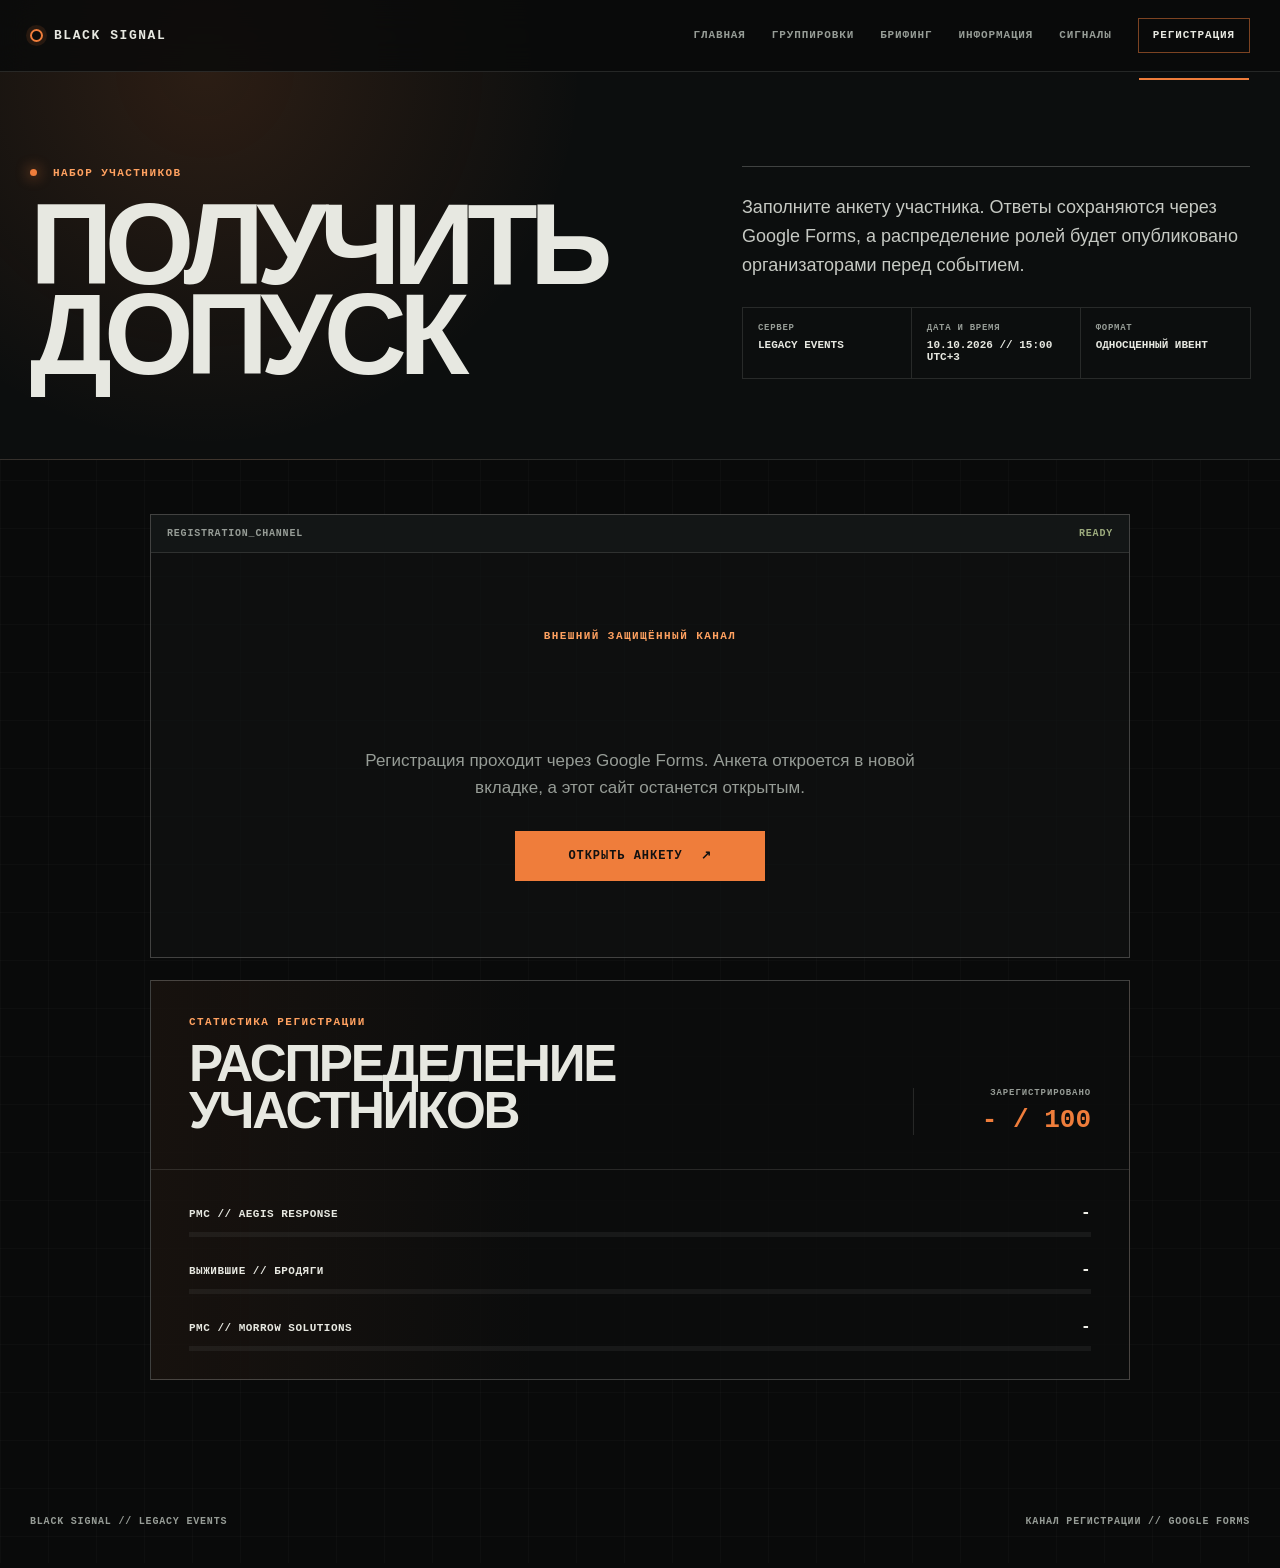
<file: register.html>
<!doctype html>
<html lang="ru">
<head>
  <meta charset="utf-8">
  <meta name="viewport" content="width=device-width, initial-scale=1">
  <meta name="theme-color" content="#0a0b0b">
  <meta name="description" content="Регистрация на односценный ивент «Чёрный сигнал» на сервере Legacy EVENTS.">
  <title>Регистрация - Чёрный сигнал</title>
  <link rel="stylesheet" href="styles.css">
  <script src="script.js" defer></script>
</head>
<body data-page="register">
  <a class="skip-link" href="#main">К форме</a>
  <header class="site-header">
    <a class="brand" href="index.html" aria-label="Чёрный сигнал - главная"><span class="brand-mark" aria-hidden="true"></span><span>BLACK SIGNAL</span></a>
    <button class="nav-toggle" type="button" aria-expanded="false" aria-controls="site-nav"><span></span><span></span><span class="sr-only">Открыть меню</span></button>
    <nav class="site-nav" id="site-nav" aria-label="Основная навигация">
      <a href="index.html">Главная</a>
      <a href="factions.html">Группировки</a>
      <a href="briefing.html">Брифинг</a>
      <a href="info.html">Информация</a>
      <a href="signals.html">Сигналы</a>
      <a class="nav-cta is-active" href="register.html">Регистрация</a>
    </nav>
  </header>

  <main id="main">
    <section class="registration-head">
      <div class="shell registration-intro">
        <div>
          <p class="eyebrow"><span class="status-dot"></span> Набор участников</p>
          <h1>Получить<br>допуск</h1>
        </div>
        <div class="registration-copy">
          <p>Заполните анкету участника. Ответы сохраняются через Google Forms, а распределение ролей будет опубликовано организаторами перед событием.</p>
          <dl>
            <div><dt>Сервер</dt><dd>Legacy EVENTS</dd></div>
            <div><dt>Дата и время</dt><dd>10.10.2026 // 15:00 UTC+3</dd></div>
            <div><dt>Формат</dt><dd>Односценный ивент</dd></div>
          </dl>
        </div>
      </div>
    </section>

    <section class="registration-section">
      <div class="shell form-shell">
        <div class="registration-card">
          <div class="form-status">
            <span>REGISTRATION_CHANNEL</span>
            <strong>READY</strong>
          </div>
          <div class="registration-card__body">
            <p class="section-code">Внешний защищённый канал</p>
            <h2>Анкета участника</h2>
            <p>Регистрация проходит через Google Forms. Анкета откроется в новой вкладке, а этот сайт останется открытым.</p>
            <a class="button button-primary" href="https://docs.google.com/forms/d/e/1FAIpQLSeEJxb2_rwWsOHyL_PJpQ3hlz3644FTc9c7sb5-82l4f2Mb8Q/viewform" target="_blank" rel="noopener">Открыть анкету <span>↗</span></a>
          </div>
        </div>

        <section class="registration-stats" data-registration-stats data-endpoint="https://script.google.com/macros/s/AKfycbwKIbrm6loNioOR3aS_c6IDMuwUCfBCawTLfQnXDzD3SDL8itsCltqgksUVVeJTScEsjg/exec" aria-labelledby="registration-stats-title">
          <div class="registration-stats__head">
            <div>
              <p class="section-code">Статистика регистрации</p>
              <h2 id="registration-stats-title">Распределение участников</h2>
            </div>
            <div class="registration-total">
              <span>Зарегистрировано</span>
              <strong><b data-stat="total">-</b> / 100</strong>
            </div>
          </div>

          <div class="registration-bars" aria-live="polite">
            <div class="registration-bar" data-side="aegis">
              <div><span>PMC // Aegis Response</span><strong data-stat="aegis">-</strong></div>
              <i aria-hidden="true"><b data-bar="aegis"></b></i>
            </div>
            <div class="registration-bar" data-side="brodyagi">
              <div><span>Выжившие // Бродяги</span><strong data-stat="brodyagi">-</strong></div>
              <i aria-hidden="true"><b data-bar="brodyagi"></b></i>
            </div>
            <div class="registration-bar" data-side="morrow">
              <div><span>PMC // Morrow Solutions</span><strong data-stat="morrow">-</strong></div>
              <i aria-hidden="true"><b data-bar="morrow"></b></i>
            </div>
          </div>

        </section>
      </div>
    </section>
  </main>

  <footer class="site-footer"><div class="shell"><span>BLACK SIGNAL // LEGACY EVENTS</span><span>Канал регистрации // Google Forms</span></div></footer>
</body>
</html>
</file>
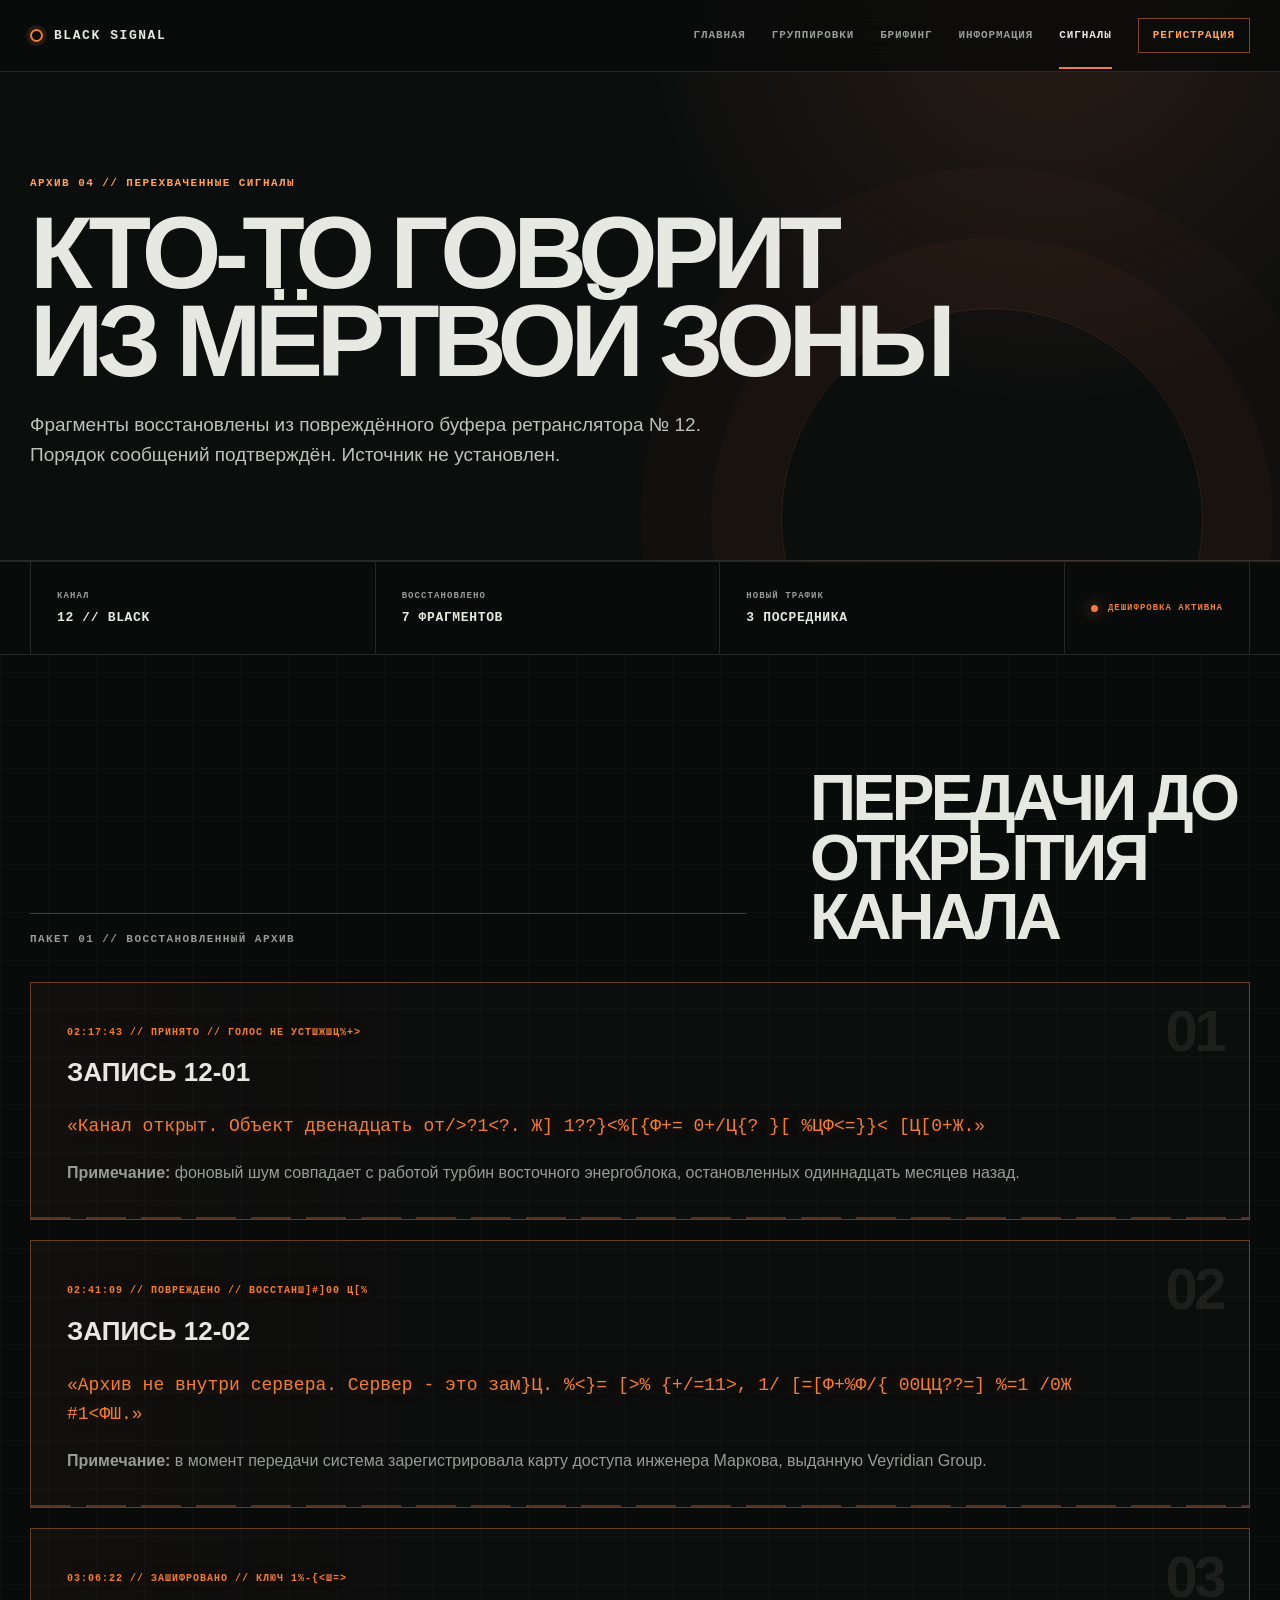
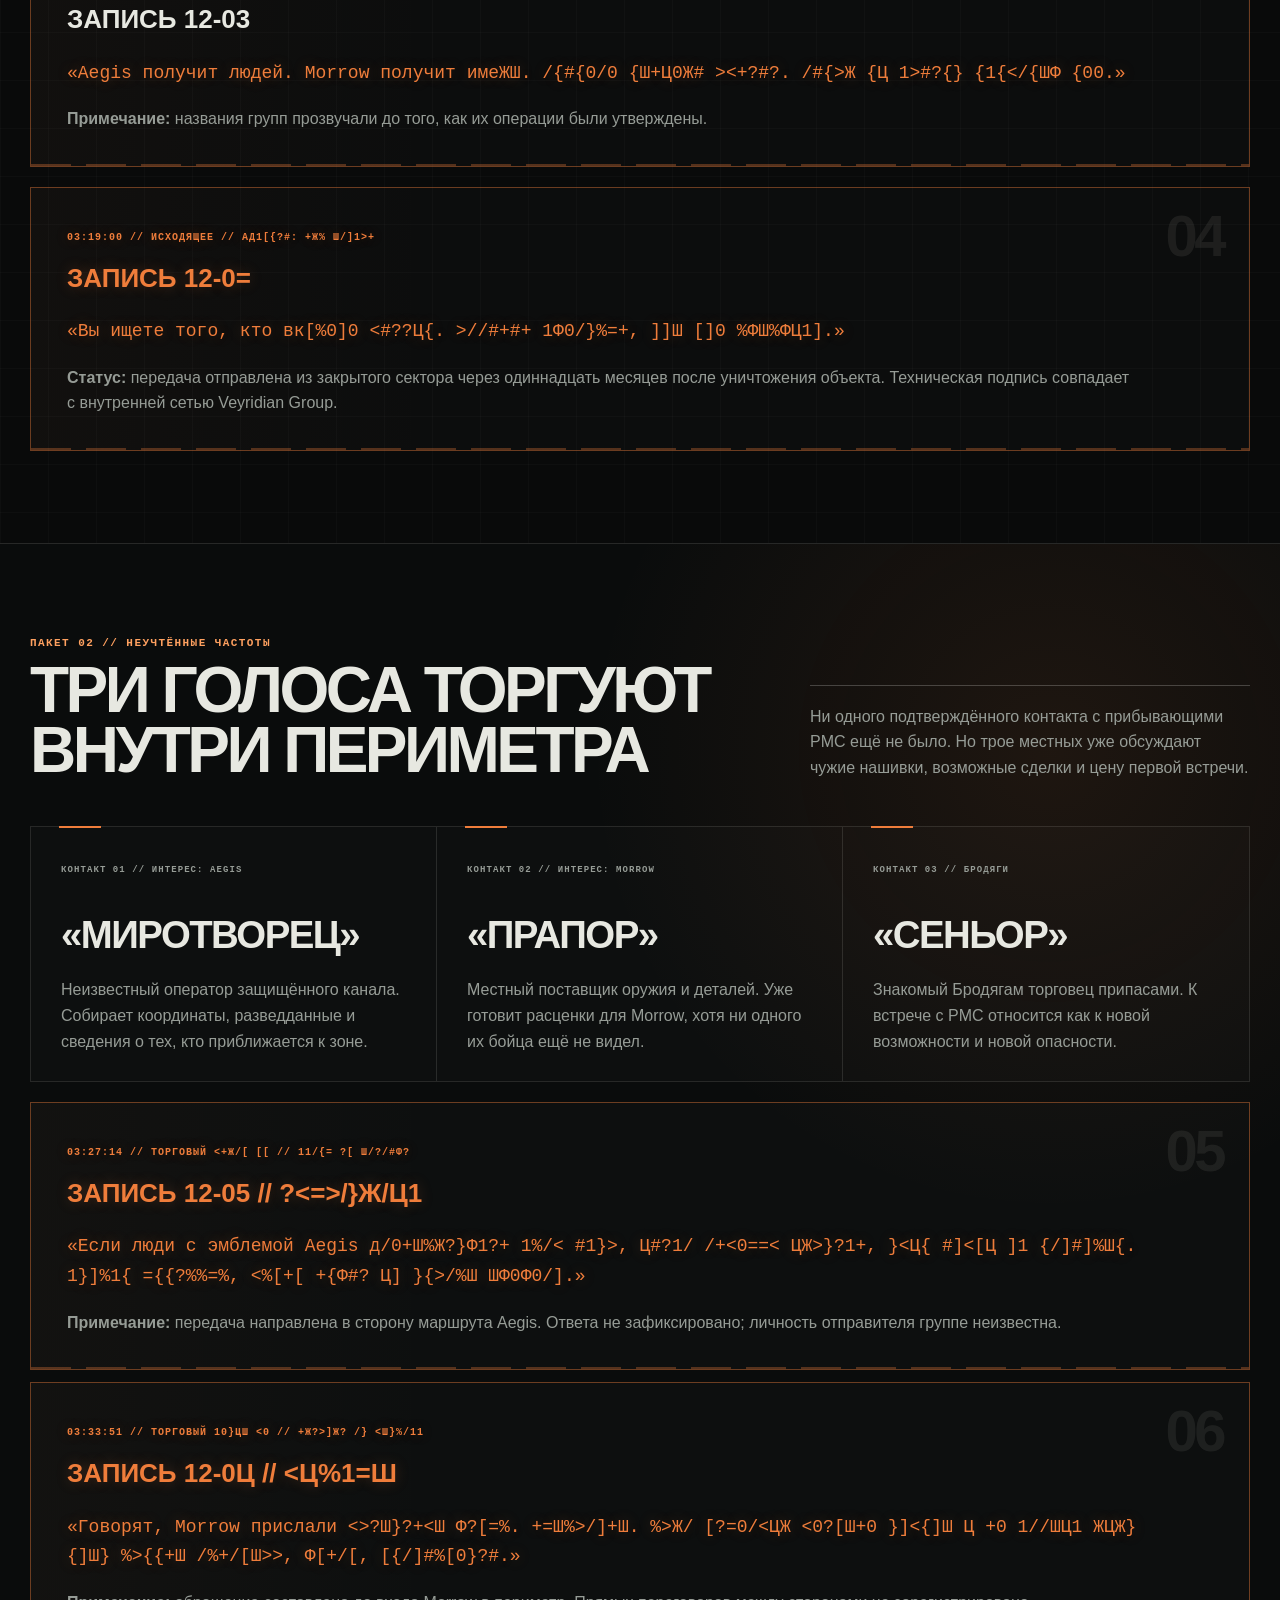
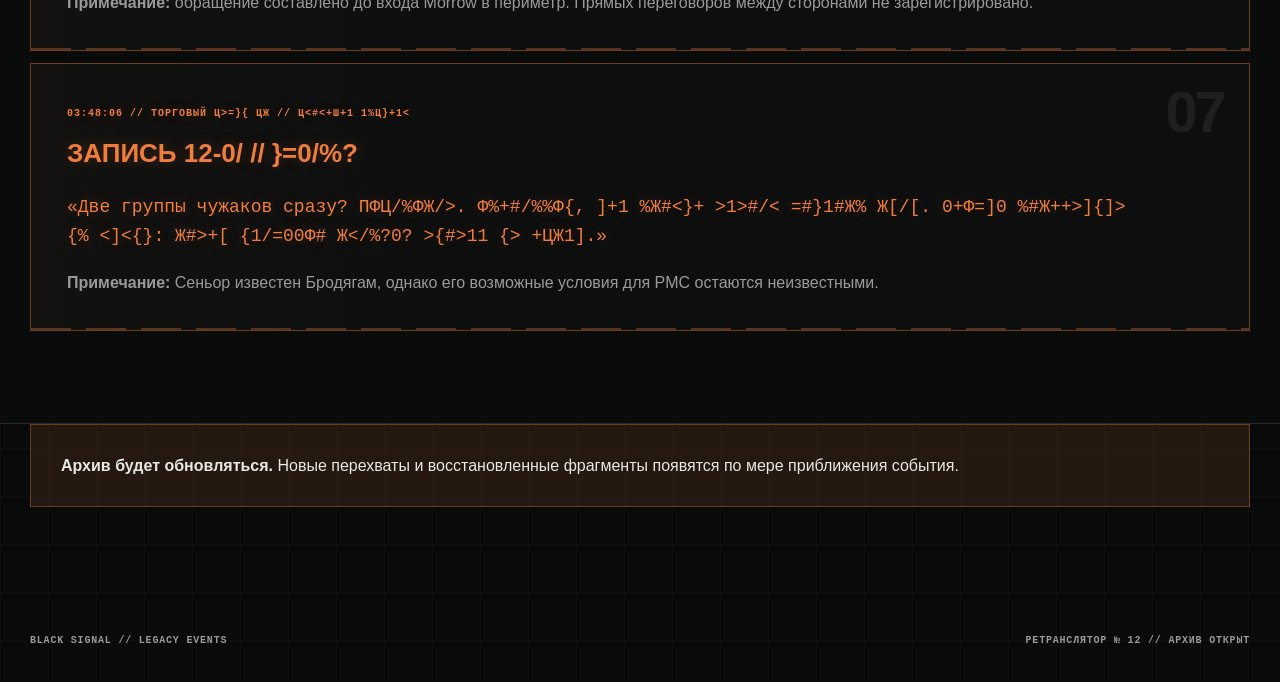
<file: signals.html>
<!doctype html>
<html lang="ru">
<head>
  <meta charset="utf-8">
  <meta name="viewport" content="width=device-width, initial-scale=1">
  <meta name="theme-color" content="#0a0b0b">
  <meta name="description" content="Архив перехваченных передач ретранслятора № 12 и досье неизвестных торговых посредников.">
  <title>Архив сигналов - Чёрный сигнал</title>
  <link rel="stylesheet" href="styles.css">
  <script src="script.js" defer></script>
</head>
<body data-page="signals">
  <a class="skip-link" href="#main">К содержанию</a>
  <header class="site-header">
    <a class="brand" href="index.html" aria-label="Чёрный сигнал - главная"><span class="brand-mark" aria-hidden="true"></span><span>BLACK SIGNAL</span></a>
    <button class="nav-toggle" type="button" aria-expanded="false" aria-controls="site-nav"><span></span><span></span><span class="sr-only">Открыть меню</span></button>
    <nav class="site-nav" id="site-nav" aria-label="Основная навигация">
      <a href="index.html">Главная</a><a href="factions.html">Группировки</a><a href="briefing.html">Брифинг</a><a href="info.html">Информация</a><a class="is-active" href="signals.html">Сигналы</a>
      <a class="nav-cta" href="register.html">Регистрация</a>
    </nav>
  </header>

  <main id="main">
    <section class="page-hero">
      <div class="shell">
        <p class="eyebrow" data-decode>Архив 04 // Перехваченные сигналы</p>
        <h1><span data-decode>Кто-то говорит</span><br><span data-decode>из мёртвой зоны</span></h1>
        <p class="page-lead">Фрагменты восстановлены из повреждённого буфера ретранслятора № 12. Порядок сообщений подтверждён. Источник не установлен.</p>
      </div>
    </section>

    <section class="signal-console-section" aria-label="Состояние архива">
      <div class="shell signal-console">
        <div><span>Канал</span><strong data-decode>12 // BLACK</strong></div>
        <div><span>Восстановлено</span><strong data-decode>7 фрагментов</strong></div>
        <div><span>Новый трафик</span><strong data-decode>3 посредника</strong></div>
        <p><span class="signal-pulse" aria-hidden="true"></span> Дешифровка активна</p>
      </div>
    </section>

    <section class="content-section signal-archive">
      <div class="shell">
        <header class="signal-section-head">
          <p class="section-code">Пакет 01 // Восстановленный архив</p>
          <h2>Передачи до открытия канала</h2>
        </header>
        <div class="signal-list">
        <article class="signal-record" data-signal-record>
          <span class="signal-index" aria-hidden="true">01</span>
          <span class="signal-time" data-decode>02:17:43 // Принято // Голос не установлен</span>
          <h2 data-decode>Запись 12-01</h2>
          <blockquote data-decode>«Канал открыт. Объект двенадцать отвечает. Не отправляйте группу по северной дороге.»</blockquote>
          <p><strong>Примечание:</strong> фоновый шум совпадает с работой турбин восточного энергоблока, остановленных одиннадцать месяцев назад.</p>
        </article>
        <article class="signal-record" data-signal-record>
          <span class="signal-index" aria-hidden="true">02</span>
          <span class="signal-time" data-decode>02:41:09 // Повреждено // Восстановлено 61%</span>
          <h2 data-decode>Запись 12-02</h2>
          <blockquote data-decode>«Архив не внутри сервера. Сервер - это замок. Ключ уже вынесли, но [фрагмент утрачен] всё ещё здесь.»</blockquote>
          <p><strong>Примечание:</strong> в момент передачи система зарегистрировала карту доступа инженера Маркова, выданную Veyridian Group.</p>
        </article>
        <article class="signal-record" data-signal-record>
          <span class="signal-index" aria-hidden="true">03</span>
          <span class="signal-time" data-decode>03:06:22 // Зашифровано // Ключ 12-BLACK</span>
          <h2 data-decode>Запись 12-03</h2>
          <blockquote data-decode>«Aegis получит людей. Morrow получит имена. Местные получат правду. Никто не должен получить всё.»</blockquote>
          <p><strong>Примечание:</strong> названия групп прозвучали до того, как их операции были утверждены.</p>
        </article>
        <article class="signal-record" data-signal-record>
          <span class="signal-index" aria-hidden="true">04</span>
          <span class="signal-time" data-decode>03:19:00 // Исходящее // Адресат: все группы</span>
          <h2 data-decode>Запись 12-04</h2>
          <blockquote data-decode>«Вы ищете того, кто включил сигнал. Сначала спросите, кто его выключил.»</blockquote>
          <p><strong>Статус:</strong> передача отправлена из закрытого сектора через одиннадцать месяцев после уничтожения объекта. Техническая подпись совпадает с внутренней сетью Veyridian Group.</p>
        </article>
        </div>
      </div>
    </section>

    <section class="content-section trader-section">
      <div class="shell">
        <header class="signal-section-head signal-section-head--traders">
          <div>
            <p class="section-code">Пакет 02 // Неучтённые частоты</p>
            <h2>Три голоса торгуют внутри периметра</h2>
          </div>
          <p>Ни одного подтверждённого контакта с прибывающими PMC ещё не было. Но трое местных уже обсуждают чужие нашивки, возможные сделки и цену первой встречи.</p>
        </header>

        <div class="trader-directory" aria-label="Обнаруженные посредники">
          <article>
            <span>Контакт 01 // Интерес: Aegis</span>
            <h3 data-decode>«Миротворец»</h3>
            <p>Неизвестный оператор защищённого канала. Собирает координаты, разведданные и сведения о тех, кто приближается к зоне.</p>
          </article>
          <article>
            <span>Контакт 02 // Интерес: Morrow</span>
            <h3 data-decode>«Прапор»</h3>
            <p>Местный поставщик оружия и деталей. Уже готовит расценки для Morrow, хотя ни одного их бойца ещё не видел.</p>
          </article>
          <article>
            <span>Контакт 03 // Бродяги</span>
            <h3 data-decode>«Сеньор»</h3>
            <p>Знакомый Бродягам торговец припасами. К встрече с PMC относится как к новой возможности и новой опасности.</p>
          </article>
        </div>

        <div class="signal-list signal-list--traders">
          <article class="signal-record signal-record--trader" data-signal-record>
            <span class="signal-index" aria-hidden="true">05</span>
            <span class="signal-time" data-decode>03:27:14 // Торговый канал 01 // Ответ не получен</span>
            <h2 data-decode>Запись 12-05 // Миротворец</h2>
            <blockquote data-decode>«Если люди с эмблемой Aegis действительно идут сюда, пусть сначала покажут, чего стоит их контракт. Сделку предложу, когда увижу их своими глазами.»</blockquote>
            <p><strong>Примечание:</strong> передача направлена в сторону маршрута Aegis. Ответа не зафиксировано; личность отправителя группе неизвестна.</p>
          </article>
          <article class="signal-record signal-record--trader" data-signal-record>
            <span class="signal-index" aria-hidden="true">06</span>
            <span class="signal-time" data-decode>03:33:51 // Торговый канал 02 // Условия не приняты</span>
            <h2 data-decode>Запись 12-06 // Прапор</h2>
            <blockquote data-decode>«Говорят, Morrow прислали серьёзных людей. Посмотрим. Если принесут рабочие детали и не станут задавать лишних вопросов, может, договоримся.»</blockquote>
            <p><strong>Примечание:</strong> обращение составлено до входа Morrow в периметр. Прямых переговоров между сторонами не зарегистрировано.</p>
          </article>
          <article class="signal-record signal-record--trader" data-signal-record>
            <span class="signal-index" aria-hidden="true">07</span>
            <span class="signal-time" data-decode>03:48:06 // Торговый канал 03 // Разговор местных</span>
            <h2 data-decode>Запись 12-07 // Сеньор</h2>
            <blockquote data-decode>«Две группы чужаков сразу? Прекрасно. Посмотрим, кто первым поймёт местные цены. Только предупредите своих: здесь красивые нашивки ничего не стоят.»</blockquote>
            <p><strong>Примечание:</strong> Сеньор известен Бродягам, однако его возможные условия для PMC остаются неизвестными.</p>
          </article>
        </div>
      </div>
    </section>

    <section class="content-section signal-endnote">
      <div class="shell notice"><p><strong>Архив будет обновляться.</strong> Новые перехваты и восстановленные фрагменты появятся по мере приближения события.</p></div>
    </section>
  </main>

  <footer class="site-footer"><div class="shell"><span>BLACK SIGNAL // LEGACY EVENTS</span><span>Ретранслятор № 12 // Архив открыт</span></div></footer>
</body>
</html>
</file>
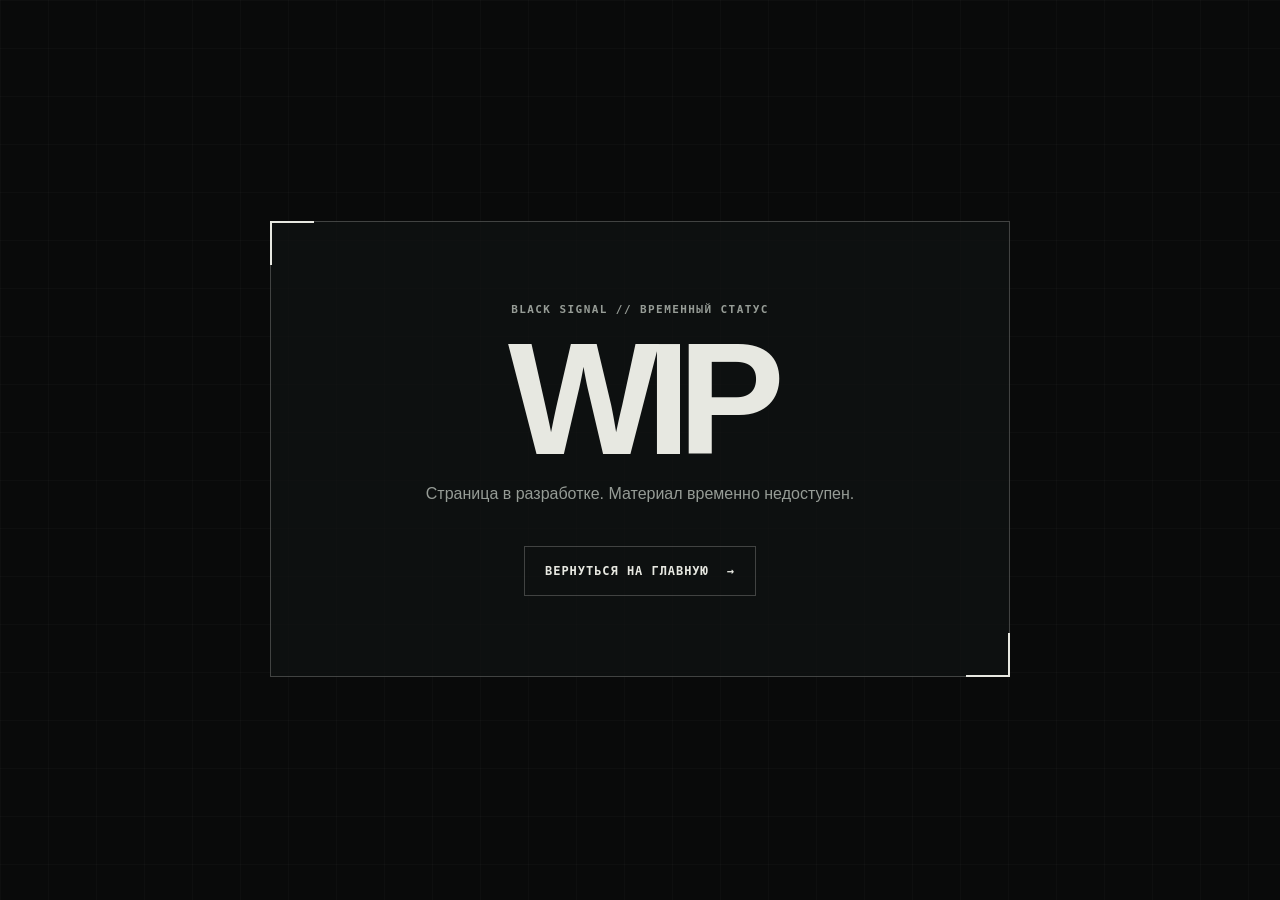
<file: wip.html>
<!doctype html>
<html lang="ru">
<head>
  <meta charset="utf-8">
  <meta name="viewport" content="width=device-width, initial-scale=1">
  <meta name="theme-color" content="#0a0b0b">
  <meta name="robots" content="noindex">
  <title>WIP - Чёрный сигнал</title>
  <link rel="stylesheet" href="styles.css">
</head>
<body>
  <main class="wip-page">
    <section class="wip-box">
      <p class="section-code">BLACK SIGNAL // Временный статус</p>
      <h1>WIP</h1>
      <p>Страница в разработке. Материал временно недоступен.</p>
      <a class="button button-ghost" href="index.html" style="margin-top:24px">Вернуться на главную <span>→</span></a>
    </section>
  </main>
</body>
</html>
</file>
<file: styles.css>
:root {
  --bg: #090a0a;
  --bg-raised: #101212;
  --panel: #131616;
  --line: rgba(229, 231, 224, 0.13);
  --line-strong: rgba(229, 231, 224, 0.24);
  --text: #e7e8e1;
  --muted: #969c96;
  --accent: #ef7d3b;
  --accent-bright: #ffa160;
  --accent-faint: rgba(239, 125, 59, 0.12);
  --green: #9cab7d;
  --max: 1220px;
  --mono: "IBM Plex Mono", "Cascadia Mono", "Consolas", monospace;
  --sans: "Arial Narrow", "Roboto Condensed", "Segoe UI", sans-serif;
}

* {
  box-sizing: border-box;
}

html {
  color-scheme: dark;
  scroll-behavior: smooth;
}

body {
  margin: 0;
  overflow-x: hidden;
  background:
    linear-gradient(rgba(255,255,255,.018) 1px, transparent 1px),
    linear-gradient(90deg, rgba(255,255,255,.018) 1px, transparent 1px),
    var(--bg);
  background-size: 48px 48px;
  color: var(--text);
  font-family: var(--sans);
  font-size: 16px;
  line-height: 1.6;
}

a {
  color: inherit;
}

img {
  max-width: 100%;
  display: block;
}

button,
a {
  -webkit-tap-highlight-color: transparent;
}

.sr-only {
  position: absolute;
  width: 1px;
  height: 1px;
  padding: 0;
  margin: -1px;
  overflow: hidden;
  clip: rect(0, 0, 0, 0);
  white-space: nowrap;
  border: 0;
}

.skip-link {
  position: fixed;
  left: 16px;
  top: -80px;
  z-index: 100;
  padding: 10px 14px;
  background: var(--accent);
  color: #0a0b0b;
  font: 700 13px var(--mono);
}

.skip-link:focus {
  top: 16px;
}

.shell {
  width: min(calc(100% - 48px), var(--max));
  margin-inline: auto;
}

.site-header {
  position: fixed;
  inset: 0 0 auto;
  z-index: 50;
  display: flex;
  height: 72px;
  padding: 0 max(24px, calc((100vw - var(--max)) / 2));
  align-items: center;
  justify-content: space-between;
  border-bottom: 1px solid var(--line);
  background: rgba(9, 10, 10, 0.82);
  backdrop-filter: blur(16px);
}

.brand {
  display: inline-flex;
  align-items: center;
  gap: 11px;
  color: var(--text);
  font: 700 13px/1 var(--mono);
  letter-spacing: .12em;
  text-decoration: none;
}

.brand-mark {
  width: 13px;
  height: 13px;
  border: 2px solid var(--accent);
  border-radius: 50%;
  box-shadow: 0 0 0 4px rgba(239, 125, 59, .12);
}

.site-nav {
  display: flex;
  height: 100%;
  align-items: center;
  gap: 26px;
}

.site-nav a {
  position: relative;
  color: var(--muted);
  font: 700 11px/1 var(--mono);
  letter-spacing: .08em;
  text-decoration: none;
  text-transform: uppercase;
  transition: color .2s ease;
}

.site-nav a:hover,
.site-nav a.is-active {
  color: var(--text);
}

.site-nav a.is-active::after {
  position: absolute;
  right: 0;
  bottom: -28px;
  left: 0;
  height: 2px;
  background: var(--accent);
  content: "";
}

.site-nav .nav-cta {
  padding: 11px 14px;
  border: 1px solid rgba(239, 125, 59, .5);
  color: var(--accent-bright);
}

.nav-toggle {
  display: none;
}

.hero {
  position: relative;
  min-height: 860px;
  height: 100svh;
  max-height: 1080px;
  overflow: hidden;
  border-bottom: 1px solid var(--line);
}

.hero::before {
  position: absolute;
  inset: 0;
  z-index: 1;
  background:
    linear-gradient(90deg, rgba(7,8,8,.98) 0%, rgba(7,8,8,.72) 44%, rgba(7,8,8,.15) 76%),
    linear-gradient(0deg, rgba(7,8,8,.94) 0%, transparent 40%);
  content: "";
}

.hero::after {
  position: absolute;
  inset: 72px auto 0 calc(50% - 610px);
  z-index: 2;
  width: 1px;
  background: linear-gradient(transparent, var(--line-strong) 18%, var(--line-strong) 82%, transparent);
  content: "";
}

.hero-image {
  position: absolute;
  inset: 0;
  width: 100%;
  height: 100%;
  object-fit: cover;
  object-position: center;
  filter: saturate(.72) contrast(1.08);
}

body[data-page="home"].home-entering .site-header {
  opacity: 0;
  transform: translateY(-18px);
}

body[data-page="home"].home-entering .hero-image {
  filter: saturate(.45) contrast(1.15) brightness(.55);
  transform: scale(1.045);
}

body[data-page="home"].home-entering .hero-content > *,
body[data-page="home"].home-entering .hero-meta {
  opacity: 0;
  transform: translateY(22px);
}

body[data-page="home"].home-entering .site-header,
body[data-page="home"].home-entering .hero-image,
body[data-page="home"].home-entering .hero-content > *,
body[data-page="home"].home-entering .hero-meta {
  transition-property: opacity, transform, filter;
  transition-timing-function: cubic-bezier(.2,.75,.2,1);
}

body[data-page="home"].home-entering.is-ready .site-header,
body[data-page="home"].home-entering.is-ready .hero-content > *,
body[data-page="home"].home-entering.is-ready .hero-meta {
  opacity: 1;
  transform: translateY(0);
}

body[data-page="home"].home-entering.is-ready .hero-image {
  filter: saturate(.72) contrast(1.08) brightness(1);
  transform: scale(1);
}

body[data-page="home"].home-entering .site-header { transition-duration: .55s; }
body[data-page="home"].home-entering .hero-image { transition-duration: 1.8s; }
body[data-page="home"].home-entering .hero-content .eyebrow { transition-duration: .55s; transition-delay: .12s; }
body[data-page="home"].home-entering .hero-content h1 { transition-duration: .8s; transition-delay: .22s; }
body[data-page="home"].home-entering .hero-content .hero-lead { transition-duration: .65s; transition-delay: .46s; }
body[data-page="home"].home-entering .hero-content .hero-actions { transition-duration: .65s; transition-delay: .6s; }
body[data-page="home"].home-entering .hero-meta { transition-duration: .7s; transition-delay: .72s; }

.hero-noise {
  position: absolute;
  inset: 0;
  z-index: 2;
  opacity: .13;
  background-image: url("data:image/svg+xml,%3Csvg viewBox='0 0 180 180' xmlns='http://www.w3.org/2000/svg'%3E%3Cfilter id='n'%3E%3CfeTurbulence type='fractalNoise' baseFrequency='.75' numOctaves='3' stitchTiles='stitch'/%3E%3C/filter%3E%3Crect width='100%25' height='100%25' filter='url(%23n)' opacity='.32'/%3E%3C/svg%3E");
  pointer-events: none;
}

.hero-content {
  position: relative;
  z-index: 3;
  display: flex;
  min-height: calc(100% - 140px);
  padding-top: 150px;
  flex-direction: column;
  align-items: flex-start;
  justify-content: center;
}

.eyebrow,
.section-code {
  margin: 0;
  color: var(--accent-bright);
  font: 700 11px/1.4 var(--mono);
  letter-spacing: .13em;
  text-transform: uppercase;
}

.hero-content > .eyebrow {
  position: relative;
  top: -16px;
}

.status-dot {
  display: inline-block;
  width: 7px;
  height: 7px;
  margin-right: 8px;
  border-radius: 50%;
  background: var(--accent);
  box-shadow: 0 0 14px var(--accent);
  animation: pulse 1.7s ease-in-out infinite;
}

.hero h1 {
  max-width: 850px;
  margin: 24px 0;
  color: #eeeee8;
  font-family: var(--sans);
  font-size: clamp(5rem, 10.5vw, 10.5rem);
  font-weight: 800;
  line-height: .75;
  letter-spacing: -.075em;
  text-transform: uppercase;
}

.hero h1 em {
  color: transparent;
  font-style: normal;
  -webkit-text-stroke: 1px rgba(239, 125, 59, .88);
}

.hero-lead {
  max-width: 690px;
  margin: 10px 0 32px;
  color: #c9cbc5;
  font-size: 18px;
  line-height: 1.65;
}

.hero-actions {
  display: flex;
  flex-wrap: wrap;
  gap: 12px;
}

.button {
  display: inline-flex;
  min-height: 50px;
  padding: 0 20px;
  align-items: center;
  justify-content: center;
  gap: 18px;
  border: 1px solid var(--line-strong);
  font: 700 12px/1 var(--mono);
  letter-spacing: .08em;
  text-decoration: none;
  text-transform: uppercase;
  transition: border-color .2s ease, background .2s ease, color .2s ease, transform .2s ease;
}

.button:hover {
  transform: translateY(-2px);
}

.button-primary {
  border-color: var(--accent);
  background: var(--accent);
  color: #111;
}

.button-primary:hover {
  border-color: var(--accent-bright);
  background: var(--accent-bright);
}

.button-ghost:hover {
  border-color: var(--accent);
  color: var(--accent-bright);
}

.reveal-copy {
  opacity: 0;
  filter: blur(5px);
  transform: translateY(18px);
  transition:
    opacity .62s cubic-bezier(.2,.7,.2,1),
    filter .62s cubic-bezier(.2,.7,.2,1),
    transform .62s cubic-bezier(.2,.7,.2,1),
    clip-path .72s cubic-bezier(.2,.7,.2,1);
  transition-delay: var(--reveal-delay, 0ms);
  will-change: opacity, filter, transform;
}

.reveal-copy.reveal-title {
  clip-path: inset(0 0 92% 0);
  transform: translateY(28px);
}

.reveal-copy.is-visible {
  opacity: 1;
  filter: blur(0);
  transform: translateY(0);
}

.reveal-copy.reveal-title.is-visible {
  clip-path: inset(0 0 0 0);
}

.hero-meta {
  position: absolute;
  right: 0;
  bottom: 0;
  left: 0;
  z-index: 3;
  display: grid;
  grid-template-columns: repeat(4, 1fr);
  border-top: 1px solid var(--line-strong);
  background: rgba(9,10,10,.72);
}

.hero-meta div {
  padding: 20px 22px;
  border-right: 1px solid var(--line);
}

.hero-meta div:last-child {
  border-right: 0;
}

.hero-meta span,
.data-grid dt {
  display: block;
  margin-bottom: 4px;
  color: var(--muted);
  font: 700 10px/1.4 var(--mono);
  letter-spacing: .1em;
  text-transform: uppercase;
}

.hero-meta strong {
  font: 700 13px/1.4 var(--mono);
  letter-spacing: .04em;
  text-transform: uppercase;
}

.countdown-section {
  border-bottom: 1px solid var(--line);
  background: #0c0e0e;
}

.countdown-layout {
  display: grid;
  grid-template-columns: 1fr 1.6fr;
  min-height: 245px;
  align-items: center;
  gap: 60px;
}

.countdown-layout h2 {
  margin: 9px 0 0;
  font-size: clamp(2rem, 4vw, 4rem);
  line-height: 1;
  letter-spacing: -.045em;
  text-transform: uppercase;
}

.countdown {
  display: grid;
  grid-template-columns: repeat(4, 1fr);
  border: 1px solid var(--line);
}

.countdown > div {
  position: relative;
  min-width: 0;
  padding: 24px 18px 21px;
  overflow: hidden;
  border-right: 1px solid var(--line);
}

.countdown > div::after {
  position: absolute;
  inset: 0;
  background: linear-gradient(90deg, transparent, rgba(239,125,59,.17), transparent);
  content: "";
  pointer-events: none;
  transform: translateX(-110%);
}

.countdown > div:last-child {
  border-right: 0;
}

.countdown strong {
  display: block;
  font: 500 clamp(2.6rem, 5vw, 5rem)/1 var(--mono);
  letter-spacing: -.08em;
  transition: color .24s ease, text-shadow .24s ease;
}

.countdown.is-decoding strong {
  color: var(--accent-bright);
  text-shadow: 0 0 20px rgba(239,125,59,.34);
}

.countdown.is-decoding > div::after {
  animation: decode-scan .62s linear infinite;
}

.countdown > div.is-resolved strong {
  animation: digit-lock .34s steps(2, end) both;
}

.countdown span {
  display: block;
  margin-top: 10px;
  color: var(--accent);
  font: 700 10px/1 var(--mono);
  letter-spacing: .12em;
  text-transform: uppercase;
}

.home-registration-meter {
  display: grid;
  grid-template-columns: auto minmax(160px, 1fr) auto;
  min-height: 82px;
  align-items: center;
  gap: 30px;
  border-top: 1px solid var(--line);
}

.home-registration-meter__count {
  display: flex;
  align-items: baseline;
  gap: 16px;
}

.home-registration-meter__count > span {
  color: var(--muted);
  font: 700 9px var(--mono);
  letter-spacing: .1em;
  text-transform: uppercase;
}

.home-registration-meter__count strong {
  color: var(--accent);
  font: 700 24px var(--mono);
  white-space: nowrap;
}

.home-registration-meter__count b {
  font: inherit;
}

.home-registration-meter__track {
  height: 5px;
  overflow: hidden;
  background: rgba(255,255,255,.055);
}

.home-registration-meter__track i {
  display: block;
  width: 0;
  height: 100%;
  background: var(--accent);
  box-shadow: 0 0 18px rgba(239,125,59,.32);
  transition: width .8s cubic-bezier(.22,1,.36,1);
}

.home-registration-meter > a {
  color: #e6e6df;
  font: 700 10px var(--mono);
  letter-spacing: .08em;
  text-decoration: none;
  text-transform: uppercase;
}

.home-registration-meter > a span {
  margin-left: 7px;
  color: var(--accent);
}

.discord-strip {
  border-top: 1px solid var(--line);
  border-bottom: 1px solid var(--line);
  background: linear-gradient(90deg, rgba(88,101,242,.07), transparent 42%), #0b0d0d;
}

.discord-strip__inner {
  display: flex;
  min-height: 96px;
  align-items: center;
  justify-content: space-between;
  gap: 30px;
}

.discord-strip__label {
  display: flex;
  align-items: center;
  gap: 14px;
}

.discord-strip__label .status-dot {
  flex: 0 0 auto;
  background: #5865f2;
  box-shadow: 0 0 14px rgba(88,101,242,.5);
}

.discord-strip__label strong,
.discord-strip__label small {
  display: block;
  font-family: var(--mono);
  text-transform: uppercase;
}

.discord-strip__label strong {
  font-size: 14px;
  letter-spacing: .06em;
}

.discord-strip__label small {
  margin-top: 5px;
  color: var(--muted);
  font-size: 9px;
  letter-spacing: .09em;
}

.discord-strip .button {
  width: auto;
  min-width: 205px;
}

.transmission {
  overflow: hidden;
  border-bottom: 1px solid rgba(239,125,59,.28);
  background: var(--accent-faint);
}

.transmission-inner {
  display: grid;
  grid-template-columns: auto 1fr 180px;
  min-height: 92px;
  align-items: center;
  gap: 34px;
}

.transmission-label {
  color: var(--accent);
  font: 700 10px/1 var(--mono);
  letter-spacing: .12em;
  text-transform: uppercase;
}

.transmission p {
  margin: 0;
  font-family: var(--mono);
  font-size: 13px;
}

.transmission strong {
  color: var(--accent-bright);
}

.waveform {
  height: 30px;
  opacity: .45;
  background: repeating-linear-gradient(90deg, var(--accent) 0 2px, transparent 2px 8px);
  clip-path: polygon(0 45%, 5% 45%, 7% 0, 10% 100%, 14% 35%, 20% 65%, 25% 44%, 31% 44%, 34% 10%, 38% 90%, 43% 40%, 48% 60%, 53% 45%, 62% 45%, 66% 15%, 69% 85%, 73% 35%, 78% 65%, 82% 45%, 100% 45%, 100% 55%, 82% 55%, 78% 75%, 73% 45%, 69% 95%, 66% 25%, 62% 55%, 53% 55%, 48% 70%, 43% 50%, 38% 100%, 34% 20%, 31% 55%, 25% 55%, 20% 75%, 14% 45%, 10% 100%, 7% 10%, 5% 55%, 0 55%);
}

.section {
  padding-block: 120px;
}

.section-heading h2,
.final-cta h2 {
  margin: 14px 0 0;
  font-size: clamp(3rem, 6vw, 6.3rem);
  line-height: .92;
  letter-spacing: -.06em;
  text-transform: uppercase;
}

.situation {
  display: grid;
  grid-template-columns: 1.05fr 1fr;
  gap: 48px 90px;
}

.situation-copy {
  padding-top: 28px;
  border-top: 1px solid var(--line-strong);
}

.situation-copy p {
  color: var(--muted);
  font-size: 17px;
}

.situation-copy .lead {
  margin-top: 0;
  color: var(--text);
  font-size: 22px;
  line-height: 1.5;
}

.situation-copy strong {
  color: var(--accent-bright);
}

.data-grid {
  display: grid;
  grid-column: 1 / -1;
  grid-template-columns: repeat(4, 1fr);
  margin: 24px 0 0;
  border: 1px solid var(--line);
}

.data-grid div {
  padding: 22px;
  border-right: 1px solid var(--line);
}

.data-grid div:last-child {
  border-right: 0;
}

.data-grid dd {
  margin: 0;
  font: 700 13px/1.4 var(--mono);
  text-transform: uppercase;
}

.data-grid .alert {
  color: var(--accent-bright);
}

.corporate-record {
  display: grid;
  grid-column: 1 / -1;
  grid-template-columns: 190px 1fr;
  margin-top: 28px;
  border: 1px solid rgba(38,150,139,.34);
  background:
    linear-gradient(120deg, rgba(17,104,99,.12), transparent 58%),
    rgba(255,255,255,.012);
}

.corporate-record__mark {
  display: flex;
  min-height: 190px;
  padding: 25px;
  align-items: center;
  justify-content: center;
  border-right: 1px solid rgba(38,150,139,.28);
  background: #d9ddd6;
}

.corporate-record__mark img {
  width: 142px;
  height: 142px;
  object-fit: contain;
}

.corporate-record__body {
  padding: 30px 34px;
}

.corporate-record__body h3 {
  margin: 9px 0 13px;
  font-size: 31px;
  letter-spacing: -.035em;
  text-transform: uppercase;
}

.corporate-record__body > p:not(.section-code) {
  max-width: 850px;
  margin: 0;
  color: var(--muted);
  font-size: 16px;
}

.corporate-record__body > span {
  display: block;
  margin-top: 18px;
  color: #71b5aa;
  font: 700 10px/1.5 var(--mono);
  letter-spacing: .07em;
  text-transform: uppercase;
}

.factions-section {
  border-block: 1px solid var(--line);
  background: #0c0e0e;
}

.split-heading {
  display: grid;
  grid-template-columns: 1.2fr .8fr;
  align-items: end;
  gap: 80px;
}

.split-heading > p {
  max-width: 490px;
  margin: 0 0 10px;
  color: var(--muted);
  font-size: 17px;
}

.faction-grid {
  display: grid;
  grid-template-columns: repeat(3, 1fr);
  margin-top: 68px;
  border: 1px solid var(--line);
}

.faction-card {
  position: relative;
  min-width: 0;
  padding: 34px;
  overflow: hidden;
  border-right: 1px solid var(--line);
  background: rgba(255,255,255,.012);
}

.faction-card:last-child {
  border-right: 0;
}

.faction-card::before {
  position: absolute;
  inset: 0 0 auto;
  height: 2px;
  opacity: .75;
  background: var(--card-accent, var(--accent));
  content: "";
}

.faction-aegis { --card-accent: #d6743e; }
.faction-morrow { --card-accent: #9cab7d; }
.faction-brodyagi { --card-accent: #c4a45c; }

.faction-index {
  position: absolute;
  top: 24px;
  right: 28px;
  color: rgba(255,255,255,.08);
  font: 700 54px/1 var(--mono);
}

.faction-card img {
  width: 132px;
  height: 132px;
  margin: 0 0 26px;
  object-fit: contain;
}

.faction-card h3 {
  margin: 10px 0 18px;
  font-size: 27px;
  line-height: 1;
  letter-spacing: -.03em;
  text-transform: uppercase;
}

.faction-card > p:not(.section-code) {
  min-height: 104px;
  color: var(--muted);
}

.faction-card a {
  display: inline-flex;
  margin-top: 16px;
  align-items: center;
  gap: 14px;
  color: var(--card-accent);
  font: 700 11px/1.4 var(--mono);
  letter-spacing: .07em;
  text-decoration: none;
  text-transform: uppercase;
}

.protocol {
  display: grid;
  grid-template-columns: .85fr 1.15fr;
  gap: 80px;
}

.protocol-list {
  margin: 0;
  padding: 0;
  border-top: 1px solid var(--line-strong);
  list-style: none;
}

.protocol-list li {
  display: grid;
  grid-template-columns: 58px 1fr;
  padding: 25px 0;
  border-bottom: 1px solid var(--line);
  gap: 22px;
}

.protocol-list > li > span {
  color: var(--accent);
  font: 700 12px var(--mono);
}

.protocol-list h3 {
  margin: 0 0 5px;
  font-size: 21px;
  text-transform: uppercase;
}

.protocol-list p {
  margin: 0;
  color: var(--muted);
}

.final-cta {
  padding-block: 92px;
  border-block: 1px solid rgba(239,125,59,.36);
  background: linear-gradient(115deg, rgba(239,125,59,.16), rgba(239,125,59,.03));
}

.final-cta-inner {
  display: flex;
  align-items: end;
  justify-content: space-between;
  gap: 50px;
}

.site-footer {
  padding-block: 34px;
  color: var(--muted);
  font: 700 10px/1.5 var(--mono);
  letter-spacing: .08em;
  text-transform: uppercase;
}

.site-footer .shell {
  display: flex;
  justify-content: space-between;
  gap: 24px;
}

/* Inner pages */
.page-hero {
  position: relative;
  padding: 176px 0 90px;
  overflow: hidden;
  border-bottom: 1px solid var(--line);
  background:
    radial-gradient(circle at 82% 0%, rgba(239,125,59,.13), transparent 34%),
    #0c0e0e;
}

.page-hero::after {
  position: absolute;
  right: 6vw;
  bottom: -170px;
  width: 420px;
  height: 420px;
  border: 1px solid rgba(239,125,59,.14);
  border-radius: 50%;
  box-shadow: 0 0 0 70px rgba(239,125,59,.035), 0 0 0 140px rgba(239,125,59,.02);
  content: "";
}

.page-hero h1 {
  position: relative;
  z-index: 1;
  max-width: 970px;
  margin: 18px 0 24px;
  font-size: clamp(3.8rem, 8vw, 8rem);
  line-height: .86;
  letter-spacing: -.065em;
  text-transform: uppercase;
}

.page-hero .page-lead {
  position: relative;
  z-index: 1;
  max-width: 730px;
  margin: 0;
  color: #bdc1bb;
  font-size: 19px;
}

.content-section {
  padding-block: 92px;
}

.content-section + .content-section {
  border-top: 1px solid var(--line);
}

.dossier {
  display: grid;
  grid-template-columns: 280px 1fr;
  gap: 70px;
}

.dossier-aside {
  position: sticky;
  top: 110px;
  align-self: start;
  text-align: center;
}

.dossier-aside img {
  width: 180px;
  height: 180px;
  margin: 0 auto 18px;
  object-fit: contain;
}

.dossier-aside .dossier-number {
  color: var(--muted);
  font: 700 11px var(--mono);
  letter-spacing: .1em;
  text-transform: uppercase;
}

.dossier-body h2 {
  margin: 8px 0 26px;
  font-size: clamp(2.7rem, 5vw, 5.4rem);
  line-height: .92;
  letter-spacing: -.05em;
  text-transform: uppercase;
}

.dossier-intro {
  max-width: 800px;
  color: #d6d7d1;
  font-size: 21px;
  line-height: 1.55;
}

.article-grid {
  display: grid;
  grid-template-columns: repeat(2, 1fr);
  margin-top: 44px;
  border: 1px solid var(--line);
}

.article-block {
  padding: 28px;
  border-right: 1px solid var(--line);
  border-bottom: 1px solid var(--line);
}

.article-block:nth-child(2n) {
  border-right: 0;
}

.article-block:nth-last-child(-n+2) {
  border-bottom: 0;
}

.article-block h3 {
  margin: 0 0 12px;
  color: var(--accent-bright);
  font: 700 11px/1.4 var(--mono);
  letter-spacing: .09em;
  text-transform: uppercase;
}

.article-block p {
  margin: 0;
  color: var(--muted);
}

.notice {
  padding: 28px 30px;
  border: 1px solid rgba(239,125,59,.35);
  background: var(--accent-faint);
}

.notice p {
  margin: 0;
}

.corporate-notice {
  display: grid;
  grid-template-columns: 82px 1fr;
  align-items: center;
  gap: 26px;
  border-color: rgba(38,150,139,.34);
  background: rgba(17,104,99,.08);
}

.corporate-notice img {
  width: 82px;
  height: 82px;
  padding: 8px;
  object-fit: contain;
  background: #d9ddd6;
}

.brief-grid {
  display: grid;
  grid-template-columns: repeat(2, 1fr);
  border: 1px solid var(--line);
}

.brief-card {
  padding: 32px;
  border-right: 1px solid var(--line);
  border-bottom: 1px solid var(--line);
}

.brief-card:nth-child(2n) {
  border-right: 0;
}

.brief-card:nth-last-child(-n+2) {
  border-bottom: 0;
}

.brief-card h3 {
  margin: 12px 0;
  font-size: 22px;
  text-transform: uppercase;
}

.brief-card p {
  margin: 0;
  color: var(--muted);
}

.feature-grid {
  margin-top: 50px;
}

.side-choice-grid {
  display: grid;
  grid-template-columns: repeat(2, minmax(0, 1fr));
  margin-top: 50px;
  border: 1px solid var(--line);
}

.side-choice {
  --side-accent: var(--accent);
  position: relative;
  min-width: 0;
  padding: 42px;
  overflow: hidden;
  border-right: 1px solid var(--line);
  background: linear-gradient(145deg, rgba(255,255,255,.025), transparent 48%);
}

.side-choice:last-child {
  border-right: 0;
}

.side-choice::before {
  position: absolute;
  inset: 0 0 auto;
  height: 3px;
  background: var(--side-accent);
  content: "";
}

.side-choice--pmc {
  --side-accent: #79a9c4;
}

.side-choice--scav {
  --side-accent: var(--accent);
  background:
    linear-gradient(145deg, rgba(239,125,59,.055), transparent 45%),
    rgba(255,255,255,.012);
}

.side-choice__top {
  display: flex;
  min-height: 102px;
  align-items: center;
  gap: 24px;
}

.side-emblems {
  display: flex;
  flex: 0 0 120px;
  align-items: center;
}

.side-emblems img {
  width: 72px;
  height: 72px;
  object-fit: contain;
}

.side-emblems img + img {
  margin-left: -24px;
}

.side-emblems--single img {
  width: 88px;
  height: 88px;
}

.side-roster {
  display: block;
  margin-top: 8px;
  color: var(--muted);
  font: 700 12px/1.45 var(--mono);
  letter-spacing: .04em;
  text-transform: uppercase;
}

.side-choice h2 {
  margin: 34px 0 22px;
  font-size: clamp(2.8rem, 4.5vw, 5.1rem);
  line-height: .9;
  letter-spacing: -.055em;
  text-transform: uppercase;
}

.side-choice--pmc h2 {
  color: #dceaf1;
}

.side-intro {
  min-height: 116px;
  margin: 0 0 32px;
  color: #c3c8c4;
  font-size: 17px;
}

.gameplay-loop {
  margin: 0;
  padding: 0;
  border-top: 1px solid var(--line);
  list-style: none;
}

.gameplay-loop li {
  display: grid;
  grid-template-columns: 40px 1fr;
  padding: 22px 0;
  border-bottom: 1px solid var(--line);
  gap: 15px;
}

.gameplay-loop li > span {
  color: var(--side-accent);
  font: 700 11px/1.5 var(--mono);
}

.gameplay-loop strong {
  font-size: 17px;
  text-transform: uppercase;
}

.gameplay-loop p {
  margin: 6px 0 0;
  color: var(--muted);
}

.fit-note {
  margin-top: 28px;
  padding: 20px 22px;
  border-left: 2px solid var(--side-accent);
  background: rgba(255,255,255,.025);
}

.fit-note span {
  color: var(--side-accent);
  font: 700 10px/1 var(--mono);
  letter-spacing: .12em;
  text-transform: uppercase;
}

.fit-note p {
  margin: 8px 0 0;
  color: #d5d8d2;
  font-size: 16px;
  font-weight: 600;
  line-height: 1.5;
}

.side-action {
  display: inline-flex;
  margin-top: 28px;
  align-items: center;
  gap: 16px;
  color: var(--side-accent);
  font: 700 11px/1 var(--mono);
  letter-spacing: .08em;
  text-decoration: none;
  text-transform: uppercase;
}

.side-action:hover {
  color: var(--text);
}

.phase-list {
  display: grid;
  gap: 0;
  margin-top: 50px;
  border-top: 1px solid var(--line);
}

.phase {
  display: grid;
  grid-template-columns: 110px 240px 1fr;
  padding: 28px 0;
  border-bottom: 1px solid var(--line);
  gap: 34px;
}

.phase-number {
  color: var(--accent);
  font: 700 12px var(--mono);
  letter-spacing: .1em;
}

.phase h3 {
  margin: 0;
  font-size: 21px;
  text-transform: uppercase;
}

.phase p {
  margin: 0;
  color: var(--muted);
}

.info-board {
  display: grid;
  grid-template-columns: repeat(3, 1fr);
  border: 1px solid var(--line);
}

.info-cell {
  min-height: 132px;
  padding: 25px;
  border-right: 1px solid var(--line);
  border-bottom: 1px solid var(--line);
}

.info-cell:nth-child(3n) {
  border-right: 0;
}

.info-cell:nth-last-child(-n+3) {
  border-bottom: 0;
}

.info-cell span {
  display: block;
  margin-bottom: 22px;
  color: var(--muted);
  font: 700 10px var(--mono);
  letter-spacing: .1em;
  text-transform: uppercase;
}

.info-cell strong {
  font: 700 16px/1.45 var(--mono);
  text-transform: uppercase;
}

.two-column {
  display: grid;
  grid-template-columns: 1fr 1fr;
  gap: 70px;
}

.clean-list {
  margin: 28px 0 0;
  padding: 0;
  list-style: none;
}

.clean-list li {
  position: relative;
  padding: 17px 0 17px 28px;
  border-bottom: 1px solid var(--line);
  color: var(--muted);
}

.clean-list li::before {
  position: absolute;
  left: 0;
  top: 25px;
  width: 7px;
  height: 7px;
  border: 1px solid var(--accent);
  content: "";
}

.signal-list {
  display: grid;
  gap: 20px;
}

.signal-console-section {
  border-block: 1px solid var(--line);
  background: #090b0b;
}

.signal-console {
  display: grid;
  grid-template-columns: repeat(3, 1fr) auto;
  min-height: 92px;
  padding-inline: 0;
  border-inline: 1px solid var(--line);
}

.signal-console > div,
.signal-console > p {
  display: flex;
  padding: 20px 26px;
  flex-direction: column;
  justify-content: center;
  border-right: 1px solid var(--line);
}

.signal-console > div span,
.trader-directory article > span {
  color: var(--muted);
  font: 700 9px/1.4 var(--mono);
  letter-spacing: .12em;
  text-transform: uppercase;
}

.signal-console > div strong {
  margin-top: 6px;
  font: 700 13px/1.35 var(--mono);
  letter-spacing: .05em;
  text-transform: uppercase;
}

.signal-console > p {
  margin: 0;
  flex-direction: row;
  align-items: center;
  gap: 10px;
  border-right: 0;
  color: var(--accent);
  font: 700 9px/1.4 var(--mono);
  letter-spacing: .11em;
  text-transform: uppercase;
  white-space: nowrap;
}

.signal-pulse {
  width: 7px;
  height: 7px;
  border-radius: 50%;
  background: var(--accent);
  box-shadow: 0 0 14px rgba(239,125,59,.8);
  animation: signal-pulse 1.4s ease-in-out infinite;
}

.signal-archive {
  padding-top: 104px;
}

.signal-section-head {
  display: grid;
  grid-template-columns: minmax(0, 1fr) minmax(280px, 440px);
  align-items: end;
  gap: 64px;
  margin-bottom: 34px;
}

.signal-section-head > h2,
.signal-section-head > div h2 {
  margin: 10px 0 0;
  max-width: 820px;
  font-size: clamp(2.3rem, 5vw, 4.8rem);
  line-height: .93;
  letter-spacing: -.055em;
  text-transform: uppercase;
}

.signal-section-head > p {
  margin: 0;
  padding-top: 18px;
  border-top: 1px solid var(--line-strong);
  color: var(--muted);
}

.signal-record {
  position: relative;
  padding: 34px 110px 34px 36px;
  overflow: hidden;
  border: 1px solid var(--line);
  background:
    linear-gradient(90deg, rgba(239,125,59,.025), transparent 34%),
    rgba(255,255,255,.012);
  transition: border-color .3s ease, background-color .3s ease;
}

.signal-record::after {
  position: absolute;
  right: 0;
  bottom: 0;
  left: 0;
  height: 2px;
  opacity: .32;
  background: repeating-linear-gradient(90deg, var(--accent) 0 40px, transparent 40px 55px);
  content: "";
}

.signal-record::before {
  position: absolute;
  top: 0;
  bottom: 0;
  left: -35%;
  z-index: 0;
  width: 24%;
  opacity: 0;
  background: linear-gradient(90deg, transparent, rgba(239,125,59,.08), transparent);
  content: "";
  pointer-events: none;
}

.signal-record:has(.is-decoding) {
  border-color: rgba(239,125,59,.42);
}

.signal-record:has(.is-decoding)::before {
  opacity: 1;
  animation: signal-scan 1s linear infinite;
}

.signal-record > *:not(.signal-index) {
  position: relative;
  z-index: 1;
}

.signal-index {
  position: absolute;
  top: 22px;
  right: 26px;
  color: rgba(237,238,231,.08);
  font: 800 58px/.9 var(--sans);
  letter-spacing: -.06em;
}

.signal-time {
  color: var(--accent);
  font: 700 10px/1.5 var(--mono);
  letter-spacing: .1em;
  text-transform: uppercase;
}

.signal-record h2 {
  margin: 10px 0 18px;
  font-size: 26px;
  text-transform: uppercase;
}

.signal-record blockquote {
  margin: 0 0 18px;
  color: #e2e3dd;
  font: 400 18px/1.65 var(--mono);
}

.signal-record p {
  margin: 0;
  color: var(--muted);
}

[data-decode].is-decoding {
  color: var(--accent);
  text-shadow: 0 0 14px rgba(239,125,59,.25);
}

.trader-section {
  border-top: 1px solid var(--line);
  background:
    radial-gradient(circle at 82% 14%, rgba(239,125,59,.09), transparent 28%),
    #0a0c0c;
}

.signal-section-head--traders {
  align-items: end;
}

.trader-directory {
  display: grid;
  grid-template-columns: repeat(3, 1fr);
  margin: 46px 0 20px;
  border: 1px solid var(--line);
}

.trader-directory article {
  position: relative;
  min-height: 190px;
  padding: 27px 30px;
  border-right: 1px solid var(--line);
  background: rgba(255,255,255,.012);
}

.trader-directory article:last-child {
  border-right: 0;
}

.trader-directory article::before {
  position: absolute;
  top: -1px;
  left: 28px;
  width: 42px;
  height: 2px;
  background: var(--accent);
  content: "";
}

.trader-directory h3 {
  margin: 24px 0 12px;
  font-size: clamp(1.8rem, 3vw, 2.65rem);
  letter-spacing: -.04em;
  text-transform: uppercase;
}

.trader-directory p {
  margin: 0;
  color: var(--muted);
}

.signal-list--traders {
  gap: 12px;
}

.signal-record--trader {
  border-color: rgba(239,125,59,.22);
}

.signal-endnote {
  padding-top: 0;
}

.registration-head {
  padding: 166px 0 80px;
  border-bottom: 1px solid var(--line);
  background:
    radial-gradient(circle at 16% 15%, rgba(239,125,59,.14), transparent 33%),
    #0c0e0e;
}

.registration-intro {
  display: grid;
  grid-template-columns: 1.1fr .9fr;
  align-items: end;
  gap: 90px;
}

.registration-intro h1 {
  margin: 18px 0 0;
  font-size: clamp(4.5rem, 9vw, 8.6rem);
  line-height: .78;
  letter-spacing: -.07em;
  text-transform: uppercase;
}

.registration-copy {
  padding-top: 26px;
  border-top: 1px solid var(--line-strong);
}

.registration-copy > p {
  margin: 0 0 28px;
  color: #c6c9c3;
  font-size: 18px;
}

.registration-copy dl {
  display: grid;
  grid-template-columns: repeat(3, 1fr);
  margin: 0;
  border: 1px solid var(--line);
}

.registration-copy dl div {
  padding: 15px;
  border-right: 1px solid var(--line);
}

.registration-copy dl div:last-child {
  border-right: 0;
}

.registration-copy dt {
  margin-bottom: 6px;
  color: var(--muted);
  font: 700 9px var(--mono);
  letter-spacing: .08em;
  text-transform: uppercase;
}

.registration-copy dd {
  margin: 0;
  font: 700 11px var(--mono);
  text-transform: uppercase;
}

.registration-section {
  padding: 54px 0 100px;
}

.form-shell {
  width: min(calc(100% - 48px), 980px);
}

.form-status {
  display: flex;
  padding: 13px 16px;
  align-items: center;
  justify-content: space-between;
  border: 1px solid var(--line);
  background: var(--panel);
  font: 700 10px var(--mono);
  letter-spacing: .08em;
}

.form-status span {
  color: var(--muted);
}

.form-status strong {
  color: var(--green);
}

.registration-card {
  border: 1px solid var(--line-strong);
  background: rgba(16,18,18,.76);
}

.registration-card .form-status {
  border: 0;
  border-bottom: 1px solid var(--line);
}

.registration-card__body {
  padding: clamp(38px, 7vw, 76px);
  text-align: center;
}

.registration-card__body h2 {
  margin: 15px 0 18px;
  font-size: clamp(2.7rem, 6vw, 5.8rem);
  line-height: .9;
  letter-spacing: -.055em;
  text-transform: uppercase;
}

.registration-card__body > p:not(.section-code) {
  max-width: 620px;
  margin: 0 auto 30px;
  color: var(--muted);
  font-size: 17px;
}

.registration-card__body .button {
  width: auto;
  min-width: 250px;
}

.registration-stats {
  margin-top: 22px;
  border: 1px solid var(--line-strong);
  background:
    linear-gradient(90deg, rgba(239,125,59,.055), transparent 40%),
    rgba(11,13,13,.82);
}

.registration-stats__head {
  display: grid;
  grid-template-columns: 1fr auto;
  gap: 40px;
  padding: 34px 38px;
  align-items: end;
  border-bottom: 1px solid var(--line);
}

.registration-stats__head h2 {
  margin: 10px 0 0;
  font-size: clamp(2rem, 4vw, 3.8rem);
  line-height: .92;
  letter-spacing: -.045em;
  text-transform: uppercase;
}

.registration-total {
  min-width: 178px;
  padding-left: 24px;
  border-left: 1px solid var(--line);
  text-align: right;
}

.registration-total span {
  display: block;
  margin-bottom: 7px;
  color: var(--muted);
  font: 700 9px var(--mono);
  letter-spacing: .1em;
  text-transform: uppercase;
}

.registration-total strong {
  color: var(--accent);
  font: 700 26px var(--mono);
}

.registration-total b {
  font: inherit;
}

.registration-bars {
  display: grid;
  gap: 24px;
  padding: 34px 38px 28px;
}

.registration-bar > div {
  display: flex;
  gap: 20px;
  align-items: baseline;
  justify-content: space-between;
  font: 700 11px var(--mono);
  letter-spacing: .045em;
  text-transform: uppercase;
}

.registration-bar strong {
  color: #f1f1ea;
  font-size: 16px;
}

.registration-bar > i {
  display: block;
  height: 5px;
  margin-top: 10px;
  overflow: hidden;
  background: rgba(255,255,255,.055);
}

.registration-bar > i > b {
  display: block;
  width: 0;
  height: 100%;
  background: var(--accent);
  box-shadow: 0 0 18px rgba(239,125,59,.32);
  transition: width .8s cubic-bezier(.22,1,.36,1);
}

.registration-bar[data-side="brodyagi"] > i > b {
  background: var(--green);
}

.registration-bar[data-side="morrow"] > i > b {
  background: #9b8174;
}

.wip-page {
  display: grid;
  min-height: calc(100svh - 72px);
  padding: 130px 24px 60px;
  place-items: center;
  text-align: center;
}

.wip-box {
  position: relative;
  width: min(740px, 100%);
  padding: 80px 30px;
  border: 1px solid var(--line-strong);
  background: rgba(16,18,18,.72);
}

.wip-box::before,
.wip-box::after {
  position: absolute;
  width: 42px;
  height: 42px;
  border-color: var(--accent);
  content: "";
}

.wip-box::before {
  top: -1px;
  left: -1px;
  border-top: 2px solid;
  border-left: 2px solid;
}

.wip-box::after {
  right: -1px;
  bottom: -1px;
  border-right: 2px solid;
  border-bottom: 2px solid;
}

.wip-box h1 {
  margin: 18px 0;
  font: 800 clamp(5rem, 16vw, 10rem)/.8 var(--sans);
  letter-spacing: -.08em;
}

.wip-box p {
  color: var(--muted);
}

@keyframes pulse {
  50% { opacity: .35; box-shadow: 0 0 4px var(--accent); }
}

@keyframes decode-scan {
  to { transform: translateX(110%); }
}

@keyframes digit-lock {
  45% { color: #fff; text-shadow: 0 0 26px rgba(239,125,59,.75); }
  100% { color: var(--text); text-shadow: none; }
}

@keyframes signal-pulse {
  50% { opacity: .28; transform: scale(.72); }
}

@keyframes signal-scan {
  to { transform: translateX(570%); }
}

@media (max-width: 900px) {
  .site-header {
    height: 64px;
    padding-inline: 24px;
  }

  .nav-toggle {
    position: relative;
    display: block;
    width: 42px;
    height: 42px;
    padding: 0;
    border: 1px solid var(--line-strong);
    background: transparent;
  }

  .nav-toggle span:not(.sr-only) {
    position: absolute;
    left: 11px;
    width: 18px;
    height: 1px;
    background: var(--text);
    transition: transform .2s ease, top .2s ease;
  }

  .nav-toggle span:first-child { top: 15px; }
  .nav-toggle span:nth-child(2) { top: 24px; }
  .nav-toggle[aria-expanded="true"] span:first-child { top: 20px; transform: rotate(45deg); }
  .nav-toggle[aria-expanded="true"] span:nth-child(2) { top: 20px; transform: rotate(-45deg); }

  .signal-console {
    grid-template-columns: repeat(2, 1fr);
  }

  .signal-console > div:nth-child(2) {
    border-right: 0;
  }

  .signal-console > p {
    border-top: 1px solid var(--line);
  }

  .signal-section-head {
    grid-template-columns: 1fr;
    gap: 28px;
  }

  .trader-directory {
    grid-template-columns: 1fr;
  }

  .trader-directory article {
    min-height: 0;
    border-right: 0;
    border-bottom: 1px solid var(--line);
  }

  .trader-directory article:last-child {
    border-bottom: 0;
  }

  .site-nav {
    position: fixed;
    inset: 64px 0 auto;
    display: none;
    height: auto;
    padding: 22px 24px 28px;
    flex-direction: column;
    align-items: stretch;
    gap: 0;
    border-bottom: 1px solid var(--line-strong);
    background: rgba(9,10,10,.98);
  }

  .site-nav.is-open { display: flex; }

  .site-nav a {
    padding: 15px 0;
    border-bottom: 1px solid var(--line);
  }

  .site-nav a.is-active::after { display: none; }
  .site-nav .nav-cta { margin-top: 14px; padding: 15px; text-align: center; }

  .hero {
    min-height: 820px;
  }

  .hero::after { display: none; }
  .hero h1 { font-size: clamp(4.6rem, 18vw, 8rem); }
  .hero-meta { grid-template-columns: repeat(2, 1fr); }
  .hero-meta div:nth-child(2) { border-right: 0; }
  .hero-meta div:nth-child(-n+2) { border-bottom: 1px solid var(--line); }

  .countdown-layout,
  .situation,
  .split-heading,
  .protocol,
  .two-column,
  .registration-intro {
    grid-template-columns: 1fr;
  }

  .side-choice-grid {
    grid-template-columns: 1fr;
  }

  .side-choice {
    border-right: 0;
    border-bottom: 1px solid var(--line);
  }

  .side-choice:last-child {
    border-bottom: 0;
  }

  .side-intro {
    min-height: 0;
  }

  .registration-intro {
    gap: 45px;
  }

  .corporate-record {
    grid-template-columns: 150px 1fr;
  }

  .corporate-record__mark {
    min-height: 170px;
  }

  .corporate-record__mark img {
    width: 118px;
    height: 118px;
  }

  .countdown-layout {
    padding-block: 58px;
    gap: 34px;
  }

  .home-registration-meter {
    grid-template-columns: 1fr auto;
    padding-block: 20px;
    gap: 15px 24px;
  }

  .home-registration-meter__track {
    grid-column: 1 / -1;
    grid-row: 2;
  }


  .transmission-inner {
    grid-template-columns: 1fr;
    padding-block: 24px;
    gap: 10px;
  }

  .waveform { display: none; }

  .data-grid,
  .faction-grid,
  .info-board {
    grid-template-columns: repeat(2, 1fr);
  }

  .faction-card:nth-child(2) { border-right: 0; }
  .faction-card:nth-child(3) { grid-column: 1 / -1; border-top: 1px solid var(--line); }

  .dossier {
    grid-template-columns: 1fr;
    gap: 20px;
  }

  .dossier-aside {
    position: static;
    text-align: left;
  }

  .dossier-aside img {
    width: 130px;
    height: 130px;
    margin-inline: 0;
  }

  .info-cell:nth-child(3n) { border-right: 1px solid var(--line); }
  .info-cell:nth-child(2n) { border-right: 0; }
  .info-cell:nth-last-child(-n+3) { border-bottom: 1px solid var(--line); }
  .info-cell:nth-last-child(-n+2) { border-bottom: 0; }
}

@media (max-width: 620px) {
  .shell {
    width: min(calc(100% - 32px), var(--max));
  }

  .hero {
    min-height: 900px;
  }

  .hero::before {
    background: linear-gradient(90deg, rgba(7,8,8,.96), rgba(7,8,8,.48)), linear-gradient(0deg, rgba(7,8,8,.96), transparent 60%);
  }

  .hero-content {
    padding-top: 105px;
    justify-content: flex-start;
  }

  .hero h1 {
    margin-top: 28px;
    font-size: clamp(4rem, 22vw, 6.4rem);
    line-height: .78;
  }

  .hero-lead {
    font-size: 16px;
  }

  .hero-actions {
    width: 100%;
    flex-direction: column;
  }

  .button {
    width: 100%;
  }

  .side-choice {
    padding: 30px 24px;
  }

  .side-choice__top {
    min-height: 86px;
    gap: 14px;
  }

  .side-emblems {
    flex-basis: 92px;
  }

  .side-emblems img {
    width: 58px;
    height: 58px;
  }

  .side-emblems--single img {
    width: 72px;
    height: 72px;
  }

  .side-choice h2 {
    font-size: clamp(2.65rem, 14vw, 4rem);
  }

  .hero-meta {
    width: 100%;
  }

  .hero-meta div {
    padding: 15px;
  }

  .hero-meta strong {
    font-size: 11px;
  }

  .countdown {
    grid-template-columns: repeat(2, 1fr);
  }

  .countdown > div:nth-child(2) { border-right: 0; }
  .countdown > div:nth-child(-n+2) { border-bottom: 1px solid var(--line); }

  .section {
    padding-block: 80px;
  }

  .section-heading h2,
  .final-cta h2 {
    font-size: clamp(2.7rem, 14vw, 4.3rem);
  }

  .data-grid,
  .faction-grid,
  .article-grid,
  .brief-grid,
  .info-board {
    grid-template-columns: 1fr;
  }

  .corporate-record,
  .corporate-notice {
    grid-template-columns: 1fr;
  }

  .corporate-record__mark {
    min-height: 150px;
    border-right: 0;
    border-bottom: 1px solid rgba(38,150,139,.28);
  }

  .corporate-record__body {
    padding: 26px 24px;
  }

  .corporate-notice img {
    width: 92px;
    height: 92px;
  }

  .data-grid div,
  .faction-card,
  .article-block,
  .brief-card,
  .info-cell {
    border-right: 0;
    border-bottom: 1px solid var(--line);
  }

  .data-grid div:last-child,
  .faction-card:last-child,
  .article-block:last-child,
  .brief-card:last-child,
  .info-cell:last-child {
    border-bottom: 0;
  }

  .faction-card:nth-child(3) {
    grid-column: auto;
  }

  .article-block:nth-last-child(-n+2),
  .brief-card:nth-last-child(-n+2),
  .info-cell:nth-last-child(-n+3) {
    border-bottom: 1px solid var(--line);
  }

  .article-block:last-child,
  .brief-card:last-child,
  .info-cell:last-child {
    border-bottom: 0;
  }

  .phase {
    grid-template-columns: 54px 1fr;
    gap: 20px;
  }

  .phase p {
    grid-column: 2;
  }

  .final-cta-inner,
  .site-footer .shell {
    align-items: stretch;
    flex-direction: column;
  }

  .page-hero {
    padding: 135px 0 70px;
  }

  .page-hero h1 {
    font-size: clamp(3.4rem, 17vw, 5.3rem);
  }

  .registration-head {
    padding: 130px 0 64px;
  }

  .registration-intro h1 {
    font-size: clamp(4rem, 21vw, 6.5rem);
  }

  .registration-copy dl {
    grid-template-columns: 1fr;
  }

  .registration-copy dl div {
    border-right: 0;
    border-bottom: 1px solid var(--line);
  }

  .registration-copy dl div:last-child {
    border-bottom: 0;
  }

  .form-shell {
    width: 100%;
  }

  .registration-card {
    border-inline: 0;
  }

  .registration-card__body .button {
    width: 100%;
  }

  .discord-strip__inner {
    min-height: 0;
    padding-block: 22px;
    align-items: stretch;
    flex-direction: column;
  }

  .discord-strip .button {
    width: 100%;
  }

  .registration-stats {
    border-inline: 0;
  }

  .registration-stats__head {
    grid-template-columns: 1fr;
    gap: 24px;
    padding: 28px 24px;
  }

  .registration-total {
    padding: 18px 0 0;
    border-top: 1px solid var(--line);
    border-left: 0;
    text-align: left;
  }

  .registration-bars {
    padding: 28px 24px 24px;
  }

  .registration-bar > div {
    align-items: flex-start;
  }

}

@media (prefers-reduced-motion: reduce) {
  html { scroll-behavior: auto; }
  *, *::before, *::after {
    animation-duration: .01ms !important;
    animation-iteration-count: 1 !important;
    transition-duration: .01ms !important;
  }
}
</file>
